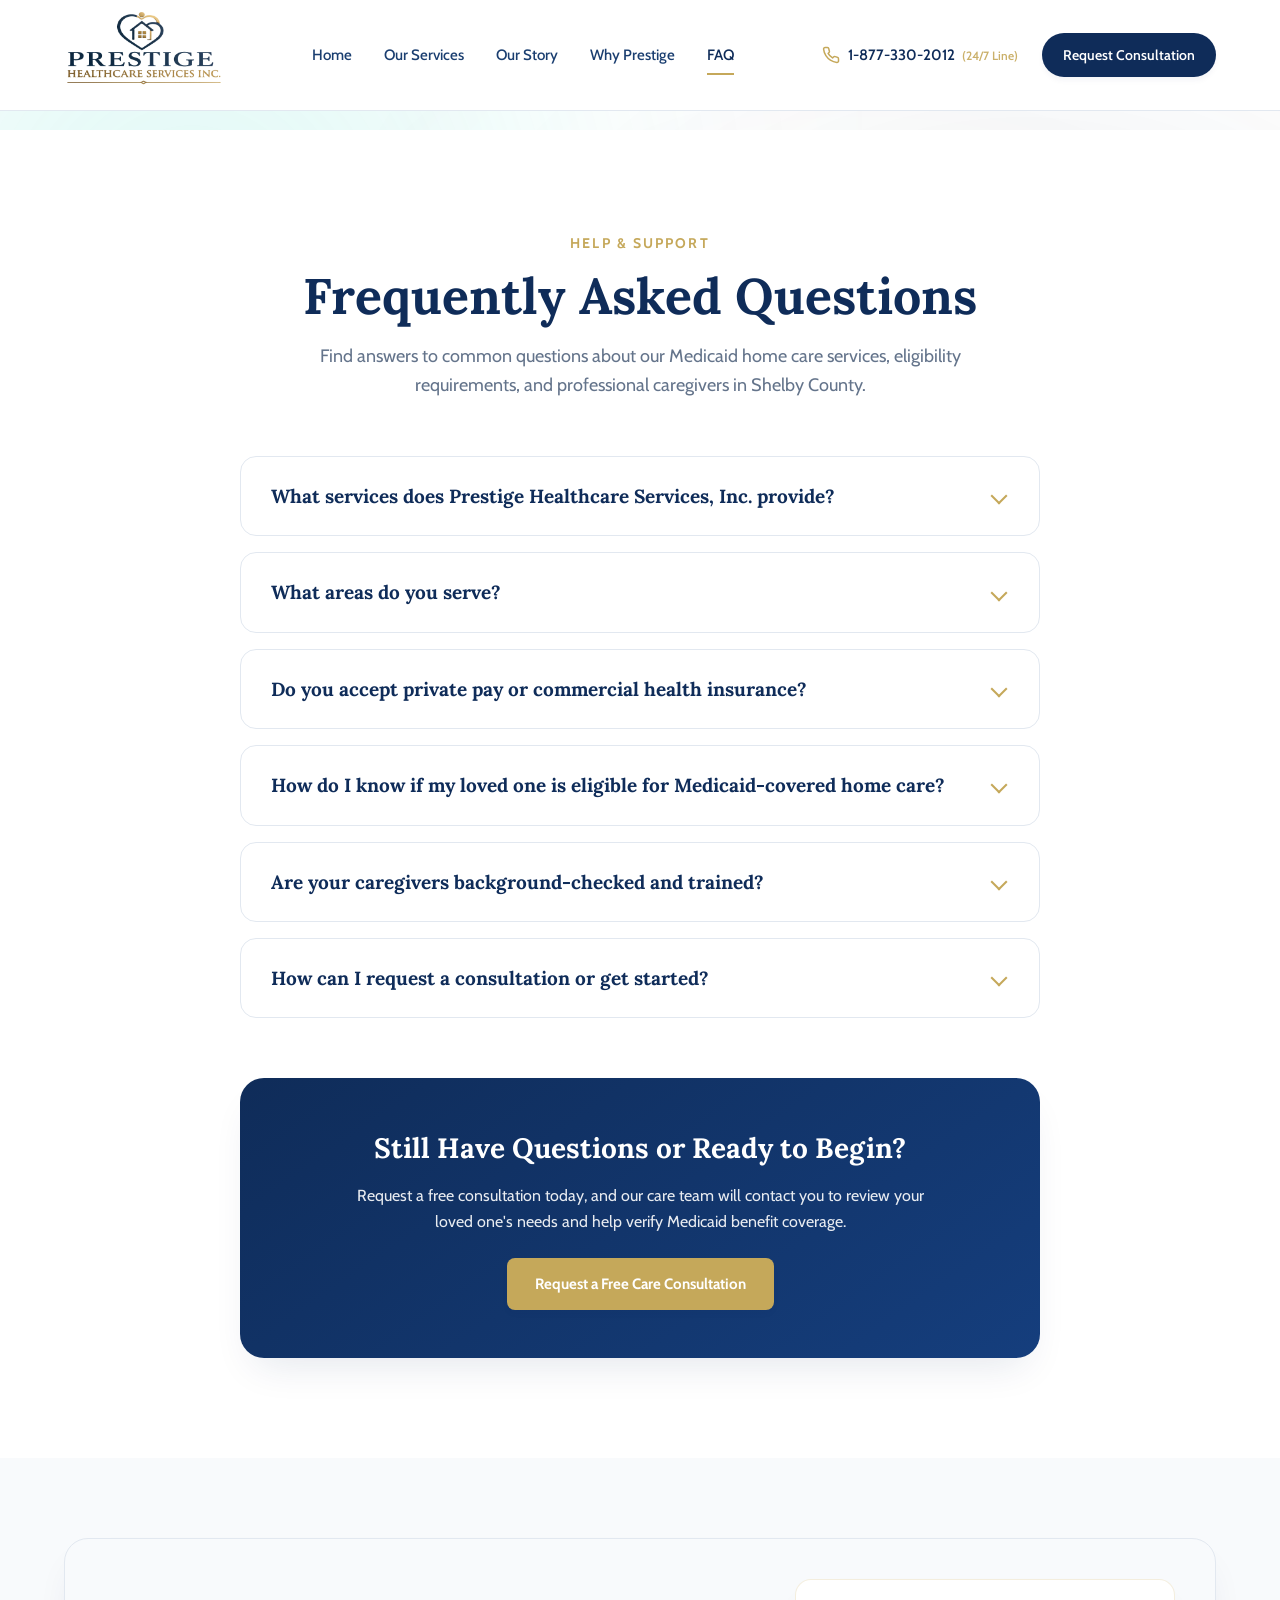
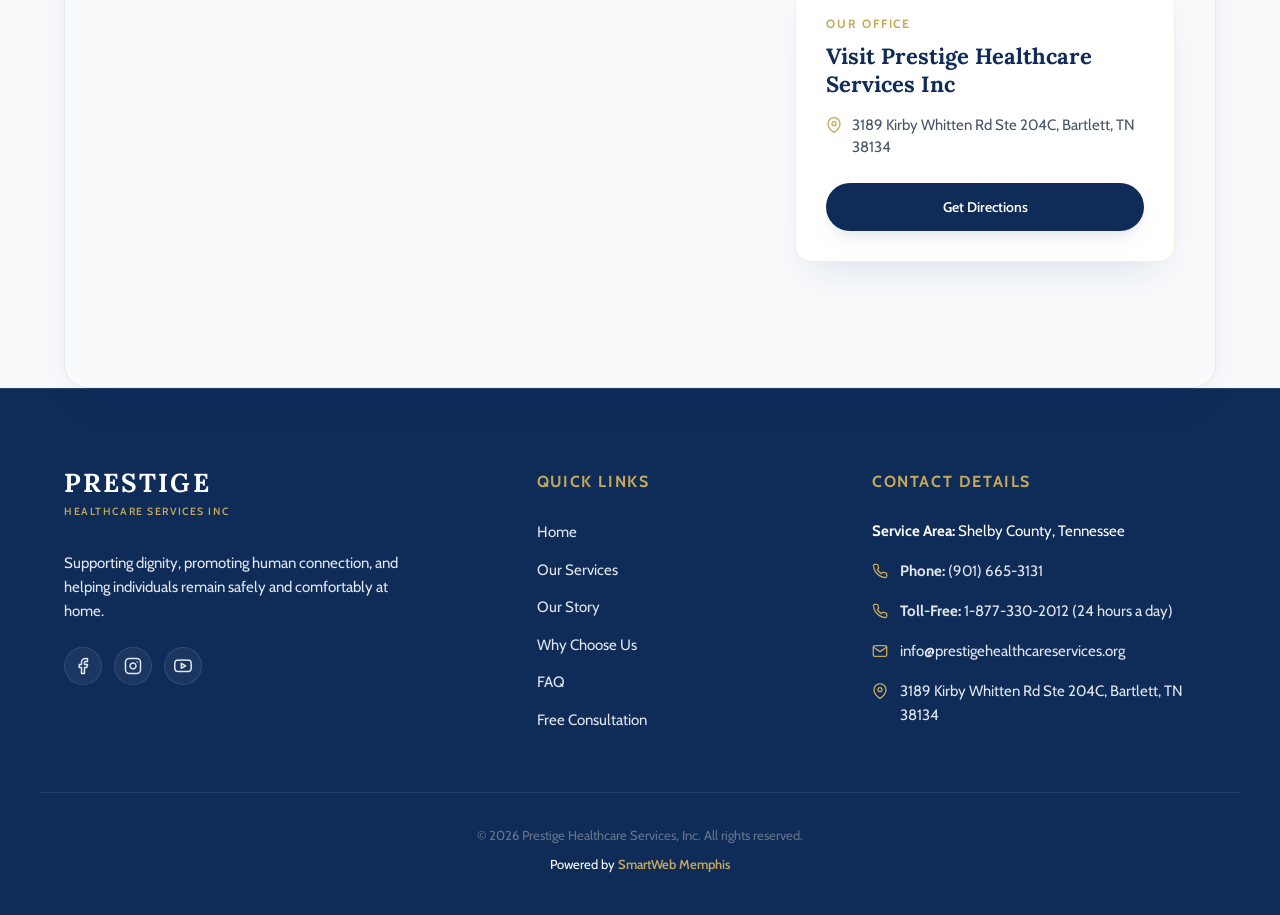
<file: faq.html>
<!DOCTYPE html>
<html lang="en">
<head>
    <meta charset="UTF-8">
    <meta name="viewport" content="width=device-width, initial-scale=1.0">
    <title>Frequently Asked Questions | Prestige Healthcare Services</title>
    <meta name="description" content="Find answers to common questions about non-medical home care services, Medicaid eligibility (TennCare CHOICES), and caregiver vetting at Prestige Healthcare Services in Shelby County, TN.">
    
    <!-- Open Graph Metadata -->
    <meta property="og:title" content="Frequently Asked Questions | Prestige Healthcare Services">
    <meta property="og:description" content="Have questions about Medicaid home care services, caregivers, or Shelby County coverage? Read our FAQs or call us 24/7.">
    <meta property="og:type" content="website">
    <meta property="og:image" content="caregiver_and_senior.png">

    <!-- Google Fonts -->
    <link rel="preconnect" href="https://fonts.googleapis.com">
    <link rel="preconnect" href="https://fonts.gstatic.com" crossorigin>
    <link href="https://fonts.googleapis.com/css2?family=Cabin:wght@400;500;600;700&family=Lora:ital,wght@0,400..700;1,400..700&display=swap" rel="stylesheet">
    
    <!-- Stylesheets -->
    <link rel="stylesheet" href="styles.css">
</head>
<body>
    <!-- Ambient Background Mesh Gradients -->
    <div class="mesh-gradient-container">
        <div class="mesh-orb orb-1"></div>
        <div class="mesh-orb orb-2"></div>
        <div class="mesh-orb orb-3"></div>
    </div>

    <!-- Navigation Header -->
    <header class="main-header" id="main-header">
        <div class="header-container">
            <a href="index.html#home" class="logo-link" id="logo-link">
                <img src="assets/logo.png" alt="Prestige Healthcare Services Logo" class="header-logo">
            </a>

            <!-- Mobile Navigation Menu Toggle -->
            <button class="menu-toggle" id="menu-toggle" aria-label="Toggle Navigation Menu">
                <span class="hamburger-bar"></span>
                <span class="hamburger-bar"></span>
                <span class="hamburger-bar"></span>
            </button>

            <!-- Navigation Links -->
            <nav class="nav-menu" id="nav-menu">
                <a href="index.html#home" class="nav-item">Home</a>
                <a href="index.html#services" class="nav-item">Our Services</a>
                <a href="index.html#story" class="nav-item">Our Story</a>
                <a href="index.html#why-us" class="nav-item">Why Prestige</a>
                <a href="faq.html" class="nav-item active">FAQ</a>
                <a href="tel:18773302012" class="header-phone-link mobile-only-phone">
                    <svg class="header-phone-icon" width="18" height="18" viewBox="0 0 24 24" fill="none" stroke="currentColor" stroke-width="2" stroke-linecap="round" stroke-linejoin="round">
                        <path d="M22 16.92v3a2 2 0 0 1-2.18 2 19.79 19.79 0 0 1-8.63-3.07 19.5 19.5 0 0 1-6-6 19.79 19.79 0 0 1-3.07-8.67A2 2 0 0 1 4.11 2h3a2 2 0 0 1 2 1.72 12.84 12.84 0 0 0 .7 2.81 2 2 0 0 1-.45 2.11L8.09 9.91a16 16 0 0 0 6 6l1.27-1.27a2 2 0 0 1 2.11-.45 12.84 12.84 0 0 0 2.81.7A2 2 0 0 1 22 16.92z"/>
                    </svg>
                    <span>1-877-330-2012 <span class="phone-label">(24/7 Line)</span></span>
                </a>
                <a href="index.html#consultation" class="nav-action-btn mobile-only-btn">Request Consultation</a>
            </nav>
 
            <div class="header-actions">
                <a href="tel:18773302012" class="header-phone-link">
                    <svg class="header-phone-icon" width="18" height="18" viewBox="0 0 24 24" fill="none" stroke="currentColor" stroke-width="2" stroke-linecap="round" stroke-linejoin="round">
                        <path d="M22 16.92v3a2 2 0 0 1-2.18 2 19.79 19.79 0 0 1-8.63-3.07 19.5 19.5 0 0 1-6-6 19.79 19.79 0 0 1-3.07-8.67A2 2 0 0 1 4.11 2h3a2 2 0 0 1 2 1.72 12.84 12.84 0 0 0 .7 2.81 2 2 0 0 1-.45 2.11L8.09 9.91a16 16 0 0 0 6 6l1.27-1.27a2 2 0 0 1 2.11-.45 12.84 12.84 0 0 0 2.81.7A2 2 0 0 1 22 16.92z"/>
                    </svg>
                    <span>1-877-330-2012 <span class="phone-label">(24/7 Line)</span></span>
                </a>
                <a href="index.html#consultation" class="nav-action-btn">Request Consultation</a>
            </div>
        </div>
    </header>

    <main style="padding-top: 130px;">
        <!-- FAQ Section -->
        <section class="faq-section" style="border-top: none;">
            <div class="section-container">
                <div class="section-header text-center">
                    <span class="section-tag">Help & Support</span>
                    <h1 class="section-title">Frequently Asked Questions</h1>
                    <p class="section-subtitle">
                        Find answers to common questions about our Medicaid home care services, eligibility requirements, and professional caregivers in Shelby County.
                    </p>
                </div>

                <div class="faq-accordion">
                    <details class="faq-item">
                        <summary>What services does Prestige Healthcare Services, Inc. provide?</summary>
                        <div class="faq-content">
                            <p>We provide non-medical home care services designed to help seniors and individuals with disabilities live safely and independently at home. Our core services include <strong>Personal Care</strong> (assistance with bathing, grooming, dressing, mobility, and medication reminders), <strong>Companion Services</strong> (companionship, light recreational activities, and running errands), and <strong>Homemaker Services</strong> (meal preparation, light housekeeping, laundry, and grocery shopping).</p>
                        </div>
                    </details>

                    <details class="faq-item">
                        <summary>What areas do you serve?</summary>
                        <div class="faq-content">
                            <p>We proudly serve families throughout <strong>Shelby County, Tennessee</strong>, including Memphis, Bartlett, Germantown, Collierville, and surrounding communities.</p>
                        </div>
                    </details>

                    <details class="faq-item">
                        <summary>Do you accept private pay or commercial health insurance?</summary>
                        <div class="faq-content">
                            <p>No, Prestige Healthcare Services is a <strong>Medicaid-only provider</strong>. We exclusively accept Medicaid payments (such as TennCare CHOICES or related waiver programs) and do not accept private pay, credit cards, or commercial insurance at this time. This ensures our resources are dedicated fully to serving the Medicaid community.</p>
                        </div>
                    </details>

                    <details class="faq-item">
                        <summary>How do I know if my loved one is eligible for Medicaid-covered home care?</summary>
                        <div class="faq-content">
                            <p>If your loved one is enrolled in a Tennessee Medicaid program (like TennCare CHOICES) and meets the clinical and financial criteria for home care, their services may be 100% covered. We can assist you with verifying benefit eligibility and explaining the enrollment process during your free consultation.</p>
                        </div>
                    </details>

                    <details class="faq-item">
                        <summary>Are your caregivers background-checked and trained?</summary>
                        <div class="faq-content">
                            <p>Yes, absolutely. To ensure high care standards and safety, all caregivers undergo rigorous, state-compliant background checks, reference screenings, and interviews before entering homes. We also provide structured caregiver onboarding and continuous professional development.</p>
                        </div>
                    </details>

                    <details class="faq-item">
                        <summary>How can I request a consultation or get started?</summary>
                        <div class="faq-content">
                            <p>Getting started is simple. You can fill out our interactive <a href="index.html#consultation">Free Care Consultation Form</a> on the home page, or call our toll-free line directly at <strong>1-877-330-2012</strong> (available 24 hours a day) or our local office at <strong>(901) 665-3131</strong>. A care coordinator will discuss your needs and help verify Medicaid coverage eligibility.</p>
                        </div>
                    </details>
                </div>

                <!-- Call to Action Banner -->
                <div class="faq-cta-card">
                    <h3>Still Have Questions or Ready to Begin?</h3>
                    <p>Request a free consultation today, and our care team will contact you to review your loved one's needs and help verify Medicaid benefit coverage.</p>
                    <a href="index.html#consultation" class="btn-primary">Request a Free Care Consultation</a>
                </div>
            </div>
        </section>

        <!-- Map Section -->
        <section class="map-section">
            <div class="map-container">
                <div class="map-wrapper">
                    <div class="map-info-card">
                        <span class="map-tag">Our Office</span>
                        <h3 class="map-title">Visit Prestige Healthcare Services Inc</h3>
                        <p class="map-address">
                            <svg width="16" height="16" viewBox="0 0 24 24" fill="none" stroke="currentColor" stroke-width="2" stroke-linecap="round" stroke-linejoin="round" class="map-icon"><path d="M21 10c0 7-9 13-9 13s-9-6-9-13a9 9 0 0 1 18 0z"/><circle cx="12" cy="10" r="3"/></svg>
                            <span>3189 Kirby Whitten Rd Ste 204C, Bartlett, TN 38134</span>
                        </p>
                        <div class="map-actions">
                            <a href="https://www.google.com/maps/dir/?api=1&destination=3189+Kirby+Whitten+Rd+Ste+204C+Bartlett+TN+38134" target="_blank" rel="noopener" class="btn btn-primary map-btn">
                                Get Directions
                            </a>
                        </div>
                    </div>
                    <div class="map-iframe-wrapper">
                        <iframe 
                            src="https://maps.google.com/maps?q=3189%20Kirby%20Whitten%20Rd%20Ste%20204C%2C%20Bartlett%2C%20TN%2038134&t=&z=16&ie=UTF8&iwloc=&output=embed" 
                            width="100%" 
                            height="100%" 
                            style="border:0;" 
                            allowfullscreen="" 
                            loading="lazy" 
                            referrerpolicy="no-referrer-when-downgrade">
                        </iframe>
                    </div>
                </div>
            </div>
        </section>
    </main>

    <!-- Footer -->
    <footer class="main-footer">
        <div class="footer-container">
            <div class="footer-brand-column">
                <a href="index.html#home" class="footer-brand-title">
                    <span class="brand-name">PRESTIGE</span>
                    <span class="brand-tagline">HEALTHCARE SERVICES INC</span>
                </a>
                <p class="footer-mission">
                    Supporting dignity, promoting human connection, and helping individuals remain safely and comfortably at home.
                </p>
                
                <!-- Social media placeholder links -->
                <div class="footer-social-links">
                    <a href="#" aria-label="Facebook" class="social-icon-link">
                        <svg width="18" height="18" viewBox="0 0 24 24" fill="none" stroke="currentColor" stroke-width="2" stroke-linecap="round" stroke-linejoin="round"><path d="M18 2h-3a5 5 0 0 0-5 5v3H7v4h3v8h4v-8h3l1-4h-4V7a1 1 0 0 1 1-1h3z"/></svg>
                    </a>
                    <a href="#" aria-label="Instagram" class="social-icon-link">
                        <svg width="18" height="18" viewBox="0 0 24 24" fill="none" stroke="currentColor" stroke-width="2" stroke-linecap="round" stroke-linejoin="round"><rect x="2" y="2" width="20" height="20" rx="5" ry="5"/><path d="M16 11.37A4 4 0 1 1 12.63 8 4 4 0 0 1 16 11.37z"/><line x1="17.5" y1="6.5" x2="17.51" y2="6.5"/></svg>
                    </a>
                    <a href="#" aria-label="YouTube" class="social-icon-link">
                        <svg width="18" height="18" viewBox="0 0 24 24" fill="none" stroke="currentColor" stroke-width="2" stroke-linecap="round" stroke-linejoin="round"><path d="M22.54 6.42a2.78 2.78 0 0 0-1.94-2C18.88 4 12 4 12 4s-6.88 0-8.6.46a2.78 2.78 0 0 0-1.94 2A29 29 0 0 0 1 11.75a29 29 0 0 0 .46 5.33A2.78 2.78 0 0 0 3.4 19c1.72.46 8.6.46 8.6.46s6.88 0 8.6-.46a2.78 2.78 0 0 0 1.94-2 29 29 0 0 0 .46-5.25 29 29 0 0 0-.46-5.33z"/><polygon points="9.75 15.02 15.5 11.75 9.75 8.48 9.75 15.02"/></svg>
                    </a>
                </div>
            </div>

            <div class="footer-links-column">
                <h4>Quick Links</h4>
                <ul>
                    <li><a href="index.html#home">Home</a></li>
                    <li><a href="index.html#services">Our Services</a></li>
                    <li><a href="index.html#story">Our Story</a></li>
                    <li><a href="index.html#why-us">Why Choose Us</a></li>
                    <li><a href="faq.html">FAQ</a></li>
                    <li><a href="index.html#consultation">Free Consultation</a></li>
                </ul>
            </div>

            <div class="footer-contact-column">
                <h4>Contact Details</h4>
                <p class="contact-area"><strong>Service Area:</strong> Shelby County, Tennessee</p>
                <p class="contact-info">
                    <svg width="16" height="16" viewBox="0 0 24 24" fill="none" stroke="currentColor" stroke-width="2" stroke-linecap="round" stroke-linejoin="round" class="footer-icon"><path d="M22 16.92v3a2 2 0 0 1-2.18 2 19.79 19.79 0 0 1-8.63-3.07 19.5 19.5 0 0 1-6-6 19.79 19.79 0 0 1-3.07-8.67A2 2 0 0 1 4.11 2h3a2 2 0 0 1 2 1.72 12.84 12.84 0 0 0 .7 2.81 2 2 0 0 1-.45 2.11L8.09 9.91a16 16 0 0 0 6 6l1.27-1.27a2 2 0 0 1 2.11-.45 12.84 12.84 0 0 0 2.81.7A2 2 0 0 1 22 16.92z"/></svg>
                    <span><strong>Phone:</strong> <a href="tel:9016653131" class="footer-phone-link">(901) 665-3131</a></span>
                </p>
                <p class="contact-info">
                    <svg width="16" height="16" viewBox="0 0 24 24" fill="none" stroke="currentColor" stroke-width="2" stroke-linecap="round" stroke-linejoin="round" class="footer-icon"><path d="M22 16.92v3a2 2 0 0 1-2.18 2 19.79 19.79 0 0 1-8.63-3.07 19.5 19.5 0 0 1-6-6 19.79 19.79 0 0 1-3.07-8.67A2 2 0 0 1 4.11 2h3a2 2 0 0 1 2 1.72 12.84 12.84 0 0 0 .7 2.81 2 2 0 0 1-.45 2.11L8.09 9.91a16 16 0 0 0 6 6l1.27-1.27a2 2 0 0 1 2.11-.45 12.84 12.84 0 0 0 2.81.7A2 2 0 0 1 22 16.92z"/></svg>
                    <span><strong>Toll-Free:</strong> <a href="tel:18773302012" class="footer-phone-link">1-877-330-2012</a> (24 hours a day)</span>
                </p>
                <p class="contact-info">
                    <svg width="16" height="16" viewBox="0 0 24 24" fill="none" stroke="currentColor" stroke-width="2" stroke-linecap="round" stroke-linejoin="round" class="footer-icon"><path d="M4 4h16c1.1 0 2 .9 2 2v12c0 1.1-.9 2-2 2H4c-1.1 0-2-.9-2-2V6c0-1.1.9-2 2-2z"/><polyline points="22,6 12,13 2,6"/></svg>
                    <span>info@prestigehealthcareservices.org</span>
                </p>
                <p class="contact-info">
                    <svg width="16" height="16" viewBox="0 0 24 24" fill="none" stroke="currentColor" stroke-width="2" stroke-linecap="round" stroke-linejoin="round" class="footer-icon"><path d="M21 10c0 7-9 13-9 13s-9-6-9-13a9 9 0 0 1 18 0z"/><circle cx="12" cy="10" r="3"/></svg>
                    <span>3189 Kirby Whitten Rd Ste 204C, Bartlett, TN 38134</span>
                </p>
            </div>
        </div>
        
        <!-- Footer Bottom (Centered Attribution) -->
        <div class="footer-bottom">
            <div class="footer-copyright">
                &copy; 2026 Prestige Healthcare Services, Inc. All rights reserved.
            </div>
            <div class="footer-powered-by">
                Powered by <a href="https://smartwebmemphis.com" target="_blank" rel="noopener" class="powered-by-link">SmartWeb Memphis</a>
            </div>
        </div>
    </footer>

    <!-- Scripts -->
    <script src="script.js" defer></script>
</body>
</html>
</file>
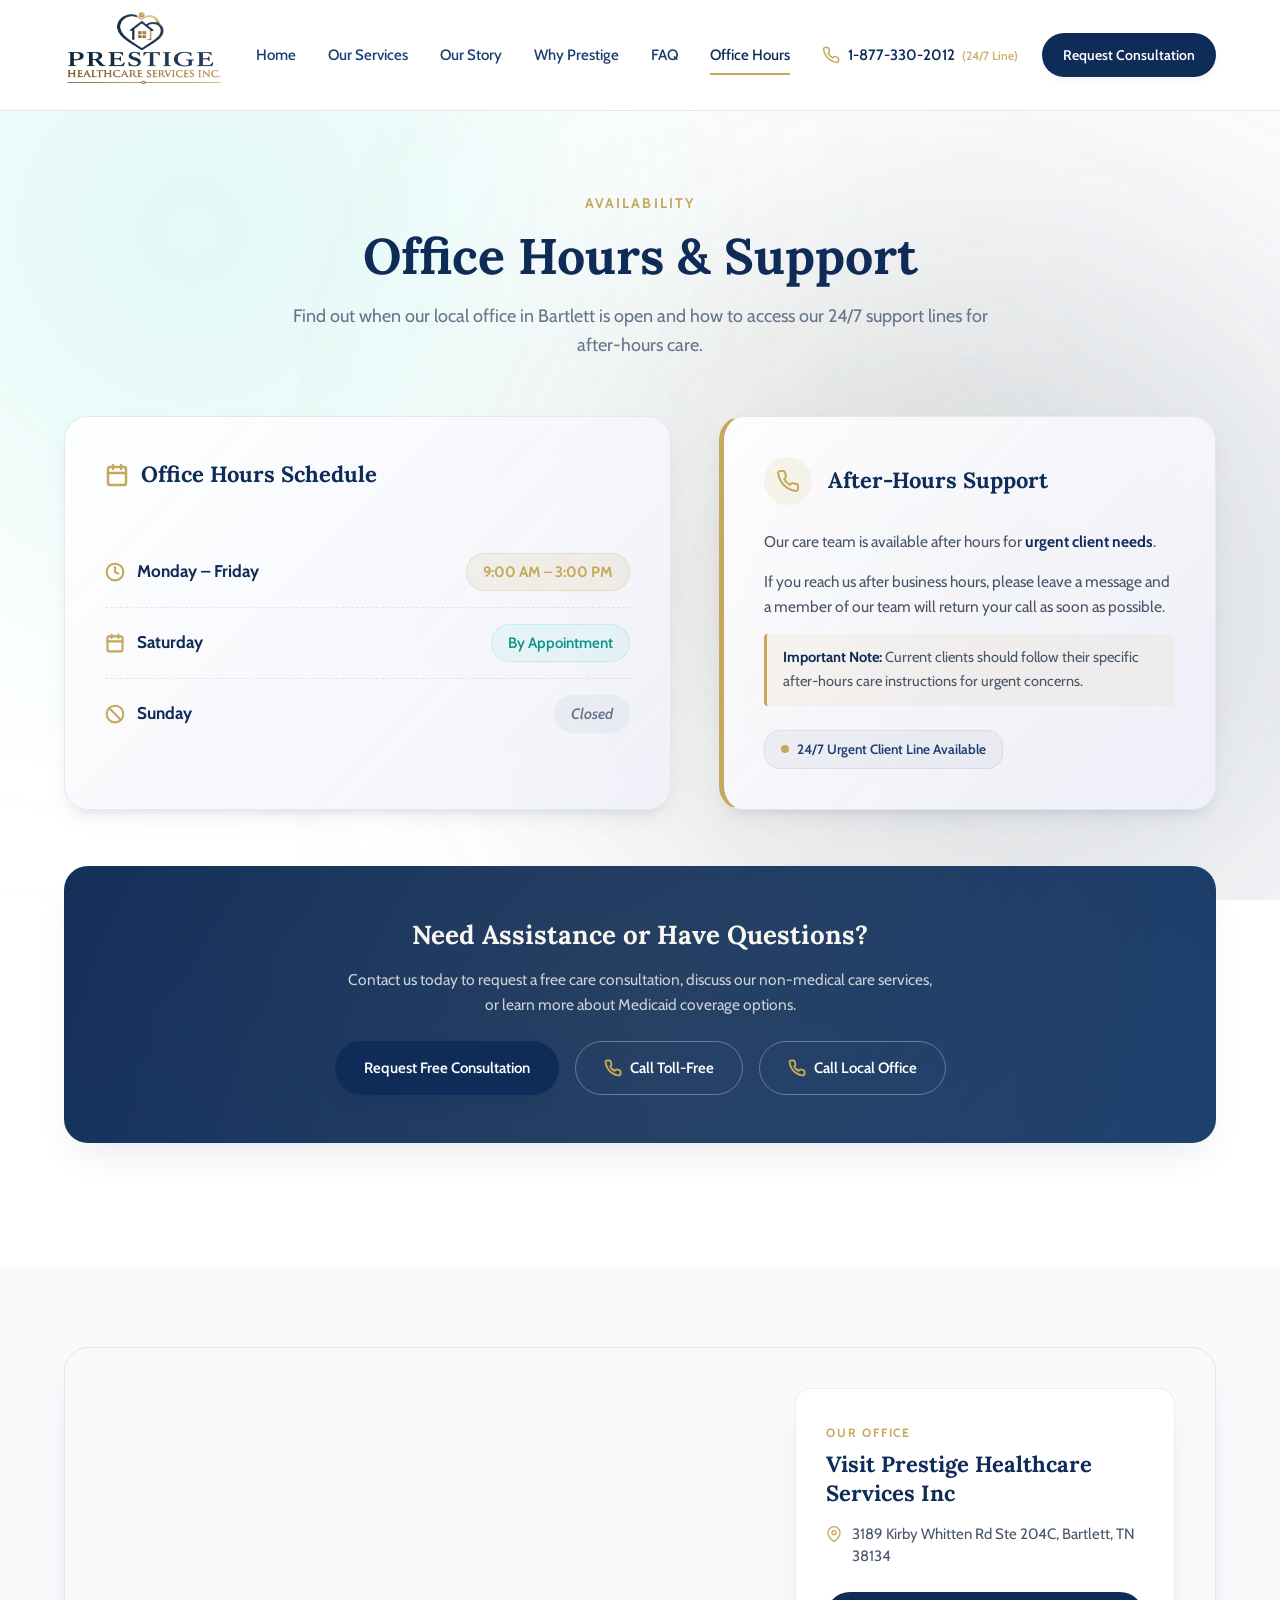
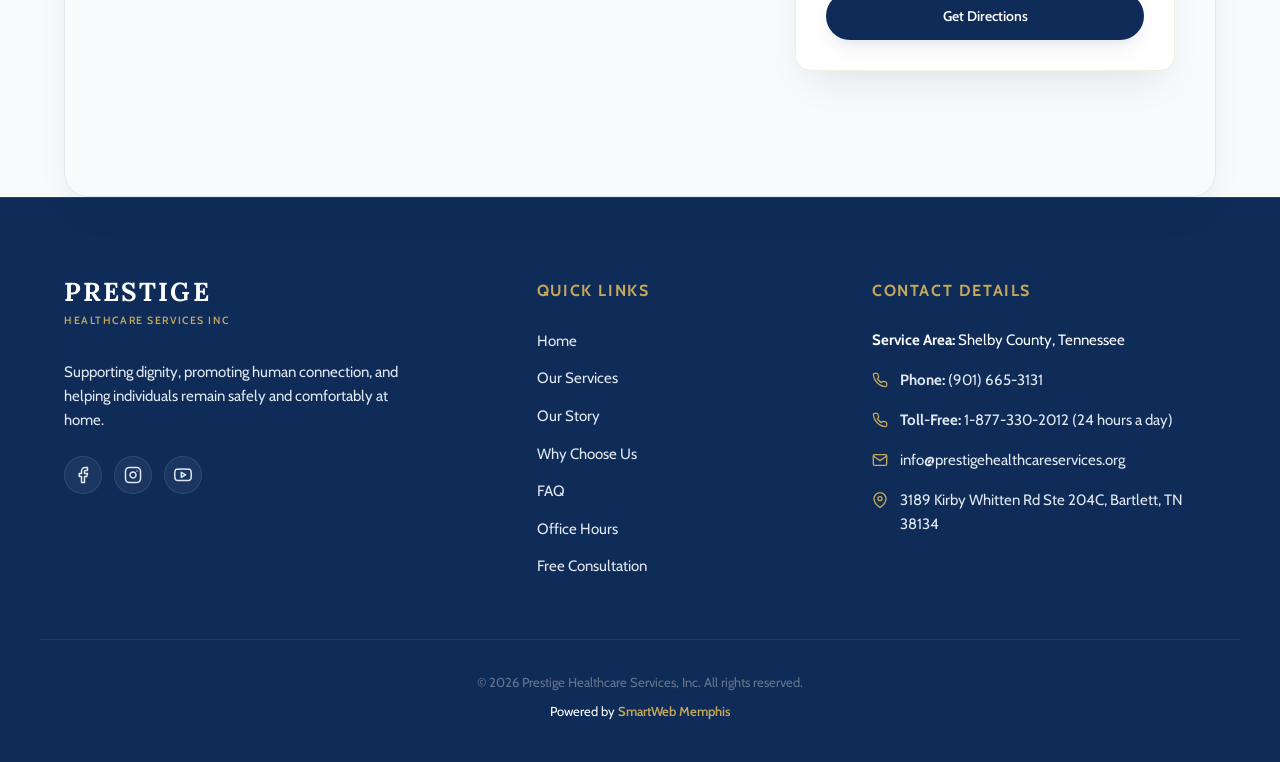
<file: hours.html>
<!DOCTYPE html>
<html lang="en">
<head>
    <meta charset="UTF-8">
    <meta name="viewport" content="width=device-width, initial-scale=1.0">
    <title>Office Hours & After-Hours Support | Prestige Healthcare Services</title>
    <meta name="description" content="View office hours and after-hours support details for Prestige Healthcare Services in Shelby County, TN. Monday to Friday 9 AM - 3 PM, Saturday by appointment.">
    
    <!-- Open Graph Metadata -->
    <meta property="og:title" content="Office Hours & After-Hours Support | Prestige Healthcare Services">
    <meta property="og:description" content="Find office hours and after-hours support details for Prestige Healthcare Services. Serving Shelby County, TN.">
    <meta property="og:type" content="website">
    <meta property="og:image" content="caregiver_and_senior.png">

    <!-- Google Fonts -->
    <link rel="preconnect" href="https://fonts.googleapis.com">
    <link rel="preconnect" href="https://fonts.gstatic.com" crossorigin>
    <link href="https://fonts.googleapis.com/css2?family=Cabin:wght@400;500;600;700&family=Lora:ital,wght@0,400..700;1,400..700&display=swap" rel="stylesheet">
    
    <!-- Stylesheets -->
    <link rel="stylesheet" href="styles.css">
</head>
<body>
    <!-- Ambient Background Mesh Gradients -->
    <div class="mesh-gradient-container">
        <div class="mesh-orb orb-1"></div>
        <div class="mesh-orb orb-2"></div>
        <div class="mesh-orb orb-3"></div>
    </div>

    <!-- Navigation Header -->
    <header class="main-header" id="main-header">
        <div class="header-container">
            <a href="index.html#home" class="logo-link" id="logo-link">
                <img src="assets/logo.png" alt="Prestige Healthcare Services Logo" class="header-logo">
            </a>

            <!-- Mobile Navigation Menu Toggle -->
            <button class="menu-toggle" id="menu-toggle" aria-label="Toggle Navigation Menu">
                <span class="hamburger-bar"></span>
                <span class="hamburger-bar"></span>
                <span class="hamburger-bar"></span>
            </button>

            <!-- Navigation Links -->
            <nav class="nav-menu" id="nav-menu">
                <a href="index.html#home" class="nav-item">Home</a>
                <a href="index.html#services" class="nav-item">Our Services</a>
                <a href="index.html#story" class="nav-item">Our Story</a>
                <a href="index.html#why-us" class="nav-item">Why Prestige</a>
                <a href="faq.html" class="nav-item">FAQ</a>
                <a href="hours.html" class="nav-item active">Office Hours</a>
                <a href="tel:18773302012" class="header-phone-link mobile-only-phone">
                    <svg class="header-phone-icon" width="18" height="18" viewBox="0 0 24 24" fill="none" stroke="currentColor" stroke-width="2" stroke-linecap="round" stroke-linejoin="round">
                        <path d="M22 16.92v3a2 2 0 0 1-2.18 2 19.79 19.79 0 0 1-8.63-3.07 19.5 19.5 0 0 1-6-6 19.79 19.79 0 0 1-3.07-8.67A2 2 0 0 1 4.11 2h3a2 2 0 0 1 2 1.72 12.84 12.84 0 0 0 .7 2.81 2 2 0 0 1-.45 2.11L8.09 9.91a16 16 0 0 0 6 6l1.27-1.27a2 2 0 0 1 2.11-.45 12.84 12.84 0 0 0 2.81.7A2 2 0 0 1 22 16.92z"/>
                    </svg>
                    <span>1-877-330-2012 <span class="phone-label">(24/7 Line)</span></span>
                </a>
                <a href="index.html#consultation" class="nav-action-btn mobile-only-btn">Request Consultation</a>
            </nav>
 
            <div class="header-actions">
                <a href="tel:18773302012" class="header-phone-link">
                    <svg class="header-phone-icon" width="18" height="18" viewBox="0 0 24 24" fill="none" stroke="currentColor" stroke-width="2" stroke-linecap="round" stroke-linejoin="round">
                        <path d="M22 16.92v3a2 2 0 0 1-2.18 2 19.79 19.79 0 0 1-8.63-3.07 19.5 19.5 0 0 1-6-6 19.79 19.79 0 0 1-3.07-8.67A2 2 0 0 1 4.11 2h3a2 2 0 0 1 2 1.72 12.84 12.84 0 0 0 .7 2.81 2 2 0 0 1-.45 2.11L8.09 9.91a16 16 0 0 0 6 6l1.27-1.27a2 2 0 0 1 2.11-.45 12.84 12.84 0 0 0 2.81.7A2 2 0 0 1 22 16.92z"/>
                    </svg>
                    <span>1-877-330-2012 <span class="phone-label">(24/7 Line)</span></span>
                </a>
                <a href="index.html#consultation" class="nav-action-btn">Request Consultation</a>
            </div>
        </div>
    </header>

    <main style="padding-top: 130px;">
        <!-- Office Hours Section -->
        <section class="hours-section">
            <div class="section-container">
                <div class="section-header text-center">
                    <span class="section-tag">Availability</span>
                    <h1 class="section-title">Office Hours & Support</h1>
                    <p class="section-subtitle">
                        Find out when our local office in Bartlett is open and how to access our 24/7 support lines for after-hours care.
                    </p>
                </div>

                <div class="hours-grid">
                    <!-- Office Hours Card -->
                    <div class="hours-card">
                        <h2 class="support-title" style="margin-bottom: 24px; display: flex; align-items: center; gap: 12px;">
                            <svg width="24" height="24" viewBox="0 0 24 24" fill="none" stroke="currentColor" stroke-width="2.5" stroke-linecap="round" stroke-linejoin="round" style="color: var(--accent);"><rect x="3" y="4" width="18" height="18" rx="2" ry="2"/><line x1="16" y1="2" x2="16" y2="6"/><line x1="8" y1="2" x2="8" y2="6"/><line x1="3" y1="10" x2="21" y2="10"/></svg>
                            Office Hours Schedule
                        </h2>
                        
                        <div class="hours-list">
                            <!-- Mon-Fri Row -->
                            <div class="hours-row active">
                                <div class="hours-day">
                                    <svg class="hours-day-icon" width="20" height="20" viewBox="0 0 24 24" fill="none" stroke="currentColor" stroke-width="2.5" stroke-linecap="round" stroke-linejoin="round"><circle cx="12" cy="12" r="10"/><polyline points="12 6 12 12 16 14"/></svg>
                                    <span>Monday – Friday</span>
                                </div>
                                <div class="hours-time">9:00 AM – 3:00 PM</div>
                            </div>
                            
                            <!-- Saturday Row -->
                            <div class="hours-row by-appointment">
                                <div class="hours-day">
                                    <svg class="hours-day-icon" width="20" height="20" viewBox="0 0 24 24" fill="none" stroke="currentColor" stroke-width="2.5" stroke-linecap="round" stroke-linejoin="round"><rect x="3" y="4" width="18" height="18" rx="2" ry="2"/><line x1="16" y1="2" x2="16" y2="6"/><line x1="8" y1="2" x2="8" y2="6"/><line x1="3" y1="10" x2="21" y2="10"/></svg>
                                    <span>Saturday</span>
                                </div>
                                <div class="hours-time">By Appointment</div>
                            </div>
                            
                            <!-- Sunday Row -->
                            <div class="hours-row closed">
                                <div class="hours-day">
                                    <svg class="hours-day-icon" width="20" height="20" viewBox="0 0 24 24" fill="none" stroke="currentColor" stroke-width="2.5" stroke-linecap="round" stroke-linejoin="round"><circle cx="12" cy="12" r="10"/><line x1="4.93" y1="4.93" x2="19.07" y2="19.07"/></svg>
                                    <span>Sunday</span>
                                </div>
                                <div class="hours-time">Closed</div>
                            </div>
                        </div>
                    </div>

                    <!-- After-Hours Support Card -->
                    <div class="support-card">
                        <div class="support-header">
                            <div class="support-icon-wrapper">
                                <svg width="24" height="24" viewBox="0 0 24 24" fill="none" stroke="currentColor" stroke-width="2" stroke-linecap="round" stroke-linejoin="round"><path d="M22 16.92v3a2 2 0 0 1-2.18 2 19.79 19.79 0 0 1-8.63-3.07 19.5 19.5 0 0 1-6-6 19.79 19.79 0 0 1-3.07-8.67A2 2 0 0 1 4.11 2h3a2 2 0 0 1 2 1.72 12.84 12.84 0 0 0 .7 2.81 2 2 0 0 1-.45 2.11L8.09 9.91a16 16 0 0 0 6 6l1.27-1.27a2 2 0 0 1 2.11-.45 12.84 12.84 0 0 0 2.81.7A2 2 0 0 1 22 16.92z"/></svg>
                            </div>
                            <h2 class="support-title">After-Hours Support</h2>
                        </div>
                        
                        <div class="support-content">
                            <p>
                                Our care team is available after hours for <strong>urgent client needs</strong>.
                            </p>
                            <p>
                                If you reach us after business hours, please leave a message and a member of our team will return your call as soon as possible.
                            </p>
                            <p style="background-color: rgba(197, 168, 90, 0.08); border-left: 3px solid var(--accent); padding: 12px 16px; border-radius: 4px; font-size: 14.5px;">
                                <strong>Important Note:</strong> Current clients should follow their specific after-hours care instructions for urgent concerns.
                            </p>
                        </div>
                        
                        <div class="support-badge-container">
                            <div class="support-badge">
                                <span class="support-badge-dot"></span>
                                <span>24/7 Urgent Client Line Available</span>
                            </div>
                        </div>
                    </div>
                </div>

                <!-- Call to Action Banner -->
                <div class="hours-cta-card">
                    <h3>Need Assistance or Have Questions?</h3>
                    <p>Contact us today to request a free care consultation, discuss our non-medical care services, or learn more about Medicaid coverage options.</p>
                    <div class="hours-cta-actions">
                        <a href="index.html#consultation" class="btn btn-primary">Request Free Consultation</a>
                        <a href="tel:18773302012" class="btn btn-secondary" style="display: inline-flex; align-items: center; gap: 8px;">
                            <svg width="18" height="18" viewBox="0 0 24 24" fill="none" stroke="currentColor" stroke-width="2.5" stroke-linecap="round" stroke-linejoin="round" style="color: var(--accent);"><path d="M22 16.92v3a2 2 0 0 1-2.18 2 19.79 19.79 0 0 1-8.63-3.07 19.5 19.5 0 0 1-6-6 19.79 19.79 0 0 1-3.07-8.67A2 2 0 0 1 4.11 2h3a2 2 0 0 1 2 1.72 12.84 12.84 0 0 0 .7 2.81 2 2 0 0 1-.45 2.11L8.09 9.91a16 16 0 0 0 6 6l1.27-1.27a2 2 0 0 1 2.11-.45 12.84 12.84 0 0 0 2.81.7A2 2 0 0 1 22 16.92z"/></svg>
                            Call Toll-Free
                        </a>
                        <a href="tel:9016653131" class="btn btn-secondary" style="display: inline-flex; align-items: center; gap: 8px;">
                            <svg width="18" height="18" viewBox="0 0 24 24" fill="none" stroke="currentColor" stroke-width="2.5" stroke-linecap="round" stroke-linejoin="round" style="color: var(--accent);"><path d="M22 16.92v3a2 2 0 0 1-2.18 2 19.79 19.79 0 0 1-8.63-3.07 19.5 19.5 0 0 1-6-6 19.79 19.79 0 0 1-3.07-8.67A2 2 0 0 1 4.11 2h3a2 2 0 0 1 2 1.72 12.84 12.84 0 0 0 .7 2.81 2 2 0 0 1-.45 2.11L8.09 9.91a16 16 0 0 0 6 6l1.27-1.27a2 2 0 0 1 2.11-.45 12.84 12.84 0 0 0 2.81.7A2 2 0 0 1 22 16.92z"/></svg>
                            Call Local Office
                        </a>
                    </div>
                </div>
            </div>
        </section>

        <!-- Map Section -->
        <section class="map-section">
            <div class="map-container">
                <div class="map-wrapper">
                    <div class="map-info-card">
                        <span class="map-tag">Our Office</span>
                        <h3 class="map-title">Visit Prestige Healthcare Services Inc</h3>
                        <p class="map-address">
                            <svg width="16" height="16" viewBox="0 0 24 24" fill="none" stroke="currentColor" stroke-width="2" stroke-linecap="round" stroke-linejoin="round" class="map-icon"><path d="M21 10c0 7-9 13-9 13s-9-6-9-13a9 9 0 0 1 18 0z"/><circle cx="12" cy="10" r="3"/></svg>
                            <span>3189 Kirby Whitten Rd Ste 204C, Bartlett, TN 38134</span>
                        </p>
                        <div class="map-actions">
                            <a href="https://www.google.com/maps/dir/?api=1&destination=3189+Kirby+Whitten+Rd+Ste+204C+Bartlett+TN+38134" target="_blank" rel="noopener" class="btn btn-primary map-btn">
                                Get Directions
                            </a>
                        </div>
                    </div>
                    <div class="map-iframe-wrapper">
                        <iframe 
                            src="https://maps.google.com/maps?q=3189%20Kirby%20Whitten%20Rd%20Ste%20204C%2C%20Bartlett%2C%20TN%2038134&t=&z=16&ie=UTF8&iwloc=&output=embed" 
                            width="100%" 
                            height="100%" 
                            style="border:0;" 
                            allowfullscreen="" 
                            loading="lazy" 
                            referrerpolicy="no-referrer-when-downgrade">
                        </iframe>
                    </div>
                </div>
            </div>
        </section>
    </main>

    <!-- Footer -->
    <footer class="main-footer">
        <div class="footer-container">
            <div class="footer-brand-column">
                <a href="index.html#home" class="footer-brand-title">
                    <span class="brand-name">PRESTIGE</span>
                    <span class="brand-tagline">HEALTHCARE SERVICES INC</span>
                </a>
                <p class="footer-mission">
                    Supporting dignity, promoting human connection, and helping individuals remain safely and comfortably at home.
                </p>
                
                <!-- Social media placeholder links -->
                <div class="footer-social-links">
                    <a href="#" aria-label="Facebook" class="social-icon-link">
                        <svg width="18" height="18" viewBox="0 0 24 24" fill="none" stroke="currentColor" stroke-width="2" stroke-linecap="round" stroke-linejoin="round"><path d="M18 2h-3a5 5 0 0 0-5 5v3H7v4h3v8h4v-8h3l1-4h-4V7a1 1 0 0 1 1-1h3z"/></svg>
                    </a>
                    <a href="#" aria-label="Instagram" class="social-icon-link">
                        <svg width="18" height="18" viewBox="0 0 24 24" fill="none" stroke="currentColor" stroke-width="2" stroke-linecap="round" stroke-linejoin="round"><rect x="2" y="2" width="20" height="20" rx="5" ry="5"/><path d="M16 11.37A4 4 0 1 1 12.63 8 4 4 0 0 1 16 11.37z"/><line x1="17.5" y1="6.5" x2="17.51" y2="6.5"/></svg>
                    </a>
                    <a href="#" aria-label="YouTube" class="social-icon-link">
                        <svg width="18" height="18" viewBox="0 0 24 24" fill="none" stroke="currentColor" stroke-width="2" stroke-linecap="round" stroke-linejoin="round"><path d="M22.54 6.42a2.78 2.78 0 0 0-1.94-2C18.88 4 12 4 12 4s-6.88 0-8.6.46a2.78 2.78 0 0 0-1.94 2A29 29 0 0 0 1 11.75a29 29 0 0 0 .46 5.33A2.78 2.78 0 0 0 3.4 19c1.72.46 8.6.46 8.6.46s6.88 0 8.6-.46a2.78 2.78 0 0 0 1.94-2 29 29 0 0 0 .46-5.25 29 29 0 0 0-.46-5.33z"/><polygon points="9.75 15.02 15.5 11.75 9.75 8.48 9.75 15.02"/></svg>
                    </a>
                </div>
            </div>

            <div class="footer-links-column">
                <h4>Quick Links</h4>
                <ul>
                    <li><a href="index.html#home">Home</a></li>
                    <li><a href="index.html#services">Our Services</a></li>
                    <li><a href="index.html#story">Our Story</a></li>
                    <li><a href="index.html#why-us">Why Choose Us</a></li>
                    <li><a href="faq.html">FAQ</a></li>
                    <li><a href="hours.html">Office Hours</a></li>
                    <li><a href="index.html#consultation">Free Consultation</a></li>
                </ul>
            </div>

            <div class="footer-contact-column">
                <h4>Contact Details</h4>
                <p class="contact-area"><strong>Service Area:</strong> Shelby County, Tennessee</p>
                <p class="contact-info">
                    <svg width="16" height="16" viewBox="0 0 24 24" fill="none" stroke="currentColor" stroke-width="2" stroke-linecap="round" stroke-linejoin="round" class="footer-icon"><path d="M22 16.92v3a2 2 0 0 1-2.18 2 19.79 19.79 0 0 1-8.63-3.07 19.5 19.5 0 0 1-6-6 19.79 19.79 0 0 1-3.07-8.67A2 2 0 0 1 4.11 2h3a2 2 0 0 1 2 1.72 12.84 12.84 0 0 0 .7 2.81 2 2 0 0 1-.45 2.11L8.09 9.91a16 16 0 0 0 6 6l1.27-1.27a2 2 0 0 1 2.11-.45 12.84 12.84 0 0 0 2.81.7A2 2 0 0 1 22 16.92z"/></svg>
                    <span><strong>Phone:</strong> <a href="tel:9016653131" class="footer-phone-link">(901) 665-3131</a></span>
                </p>
                <p class="contact-info">
                    <svg width="16" height="16" viewBox="0 0 24 24" fill="none" stroke="currentColor" stroke-width="2" stroke-linecap="round" stroke-linejoin="round" class="footer-icon"><path d="M22 16.92v3a2 2 0 0 1-2.18 2 19.79 19.79 0 0 1-8.63-3.07 19.5 19.5 0 0 1-6-6 19.79 19.79 0 0 1-3.07-8.67A2 2 0 0 1 4.11 2h3a2 2 0 0 1 2 1.72 12.84 12.84 0 0 0 .7 2.81 2 2 0 0 1-.45 2.11L8.09 9.91a16 16 0 0 0 6 6l1.27-1.27a2 2 0 0 1 2.11-.45 12.84 12.84 0 0 0 2.81.7A2 2 0 0 1 22 16.92z"/></svg>
                    <span><strong>Toll-Free:</strong> <a href="tel:18773302012" class="footer-phone-link">1-877-330-2012</a> (24 hours a day)</span>
                </p>
                <p class="contact-info">
                    <svg width="16" height="16" viewBox="0 0 24 24" fill="none" stroke="currentColor" stroke-width="2" stroke-linecap="round" stroke-linejoin="round" class="footer-icon"><path d="M4 4h16c1.1 0 2 .9 2 2v12c0 1.1-.9 2-2 2H4c-1.1 0-2-.9-2-2V6c0-1.1.9-2 2-2z"/><polyline points="22,6 12,13 2,6"/></svg>
                    <span>info@prestigehealthcareservices.org</span>
                </p>
                <p class="contact-info">
                    <svg width="16" height="16" viewBox="0 0 24 24" fill="none" stroke="currentColor" stroke-width="2" stroke-linecap="round" stroke-linejoin="round" class="footer-icon"><path d="M21 10c0 7-9 13-9 13s-9-6-9-13a9 9 0 0 1 18 0z"/><circle cx="12" cy="10" r="3"/></svg>
                    <span>3189 Kirby Whitten Rd Ste 204C, Bartlett, TN 38134</span>
                </p>
            </div>
        </div>
        
        <!-- Footer Bottom (Centered Attribution) -->
        <div class="footer-bottom">
            <div class="footer-copyright">
                &copy; 2026 Prestige Healthcare Services, Inc. All rights reserved.
            </div>
            <div class="footer-powered-by">
                Powered by <a href="https://smartwebmemphis.com" target="_blank" rel="noopener" class="powered-by-link">SmartWeb Memphis</a>
            </div>
        </div>
    </footer>

    <!-- Scripts -->
    <script src="script.js" defer></script>
</body>
</html>
</file>
<file: styles.css>
/* ==========================================================================
   DESIGN VARIABLES & SYSTEM
   ========================================================================== */
:root {
    /* Color Palette */
    --primary: #0F2C59;          /* Trust Deep Navy */
    --primary-light: #1A3E70;    /* Muted Slate Navy */
    --secondary: #94A3B8;        /* Medium Silver */
    --secondary-light: #E2E8F0;  /* Light Border Silver */
    --accent: #C5A85A;           /* Prestige Gold */
    --accent-teal: #C5A85A;      /* Prestige Gold (replaces teal as main accent) */
    --accent-glow: rgba(197, 168, 90, 0.15);
    --subtle-teal: #2DD4BF;      /* Keep a little teal for minor accents */
    
    /* Backgrounds */
    --bg-white: #FFFFFF;
    --bg-light: #F8FAFC;         /* Soft Off-White */
    --bg-card: rgba(255, 255, 255, 0.85);
    --bg-glow-card: linear-gradient(135deg, rgba(255, 255, 255, 0.9) 0%, rgba(240, 240, 250, 0.85) 100%);
    
    /* Typography */
    --font-headings: 'Lora', Georgia, serif;
    --font-ui: 'Cabin', -apple-system, BlinkMacSystemFont, sans-serif;
    --font-body: 'Cabin', -apple-system, BlinkMacSystemFont, sans-serif;
    
    /* Shadows & Borders */
    --border-radius-sm: 8px;
    --border-radius-md: 16px;
    --border-radius-lg: 24px;
    --border-radius-round: 9999px;
    --shadow-sm: 0 4px 6px -1px rgba(15, 44, 89, 0.05);
    --shadow-md: 0 10px 25px -5px rgba(15, 44, 89, 0.08), 0 8px 10px -6px rgba(15, 44, 89, 0.08);
    --shadow-lg: 0 20px 40px -15px rgba(15, 44, 89, 0.12);
    
    /* Layout */
    --max-width: 1200px;
    --header-height: 80px;
    
    /* Transitions */
    --transition-fast: 0.2s cubic-bezier(0.4, 0, 0.2, 1);
    --transition-smooth: 0.4s cubic-bezier(0.4, 0, 0.2, 1);
}

/* ==========================================================================
   BASE STYLES & RESET
   ========================================================================== */
* {
    box-sizing: border-box;
    margin: 0;
    padding: 0;
}

html {
    scroll-behavior: smooth;
    font-size: 16px;
}

body {
    font-family: var(--font-body);
    background-color: var(--bg-white);
    color: var(--primary);
    overflow-x: hidden;
    line-height: 1.6;
    position: relative;
}

h1, h2, h3, h4, h5, h6 {
    font-family: var(--font-headings);
    color: var(--primary);
    font-weight: 700;
}

p {
    font-family: var(--font-body);
    color: #475569; /* Slate Gray for soft reading contract */
}

a {
    text-decoration: none;
    color: inherit;
    transition: var(--transition-fast);
}

/* Scroll offset for targeted sections to clear the fixed header */
#services,
#story,
#promise,
#why-us,
#consultation {
    scroll-margin-top: 120px;
}

/* Ensure subsequent sections stack on top of sticky elements */
.story-section,
.promise-section,
.why-us-section,
.testimonials-section,
.consultation-section {
    position: relative;
    z-index: 10;
}
.why-us-section {
    background-color: var(--bg-white);
}

/* ==========================================================================
   AMBIENT BACKGROUND MESH
   ========================================================================== */
.mesh-gradient-container {
    position: fixed;
    top: 0;
    left: 0;
    width: 100%;
    height: 100vh;
    z-index: -2;
    overflow: hidden;
    pointer-events: none;
}

.mesh-orb {
    position: absolute;
    border-radius: var(--border-radius-round);
    filter: blur(140px);
    opacity: 0.15;
    mix-blend-mode: multiply;
    animation: floatOrb 20s infinite ease-in-out alternate;
}

.orb-1 {
    top: -10%;
    left: -10%;
    width: 50vw;
    height: 50vw;
    background-color: var(--subtle-teal); /* Subtle ambient teal accent */
    animation-duration: 25s;
}

.orb-2 {
    bottom: -10%;
    right: -10%;
    width: 60vw;
    height: 60vw;
    background-color: var(--primary); /* Deep Navy backdrop */
    animation-duration: 30s;
}

.orb-3 {
    top: 40%;
    left: 50%;
    width: 35vw;
    height: 35vw;
    background-color: var(--accent); /* Soft Gold backdrop */
    animation-duration: 18s;
}

@keyframes floatOrb {
    0% {
        transform: translate(0, 0) scale(1);
    }
    100% {
        transform: translate(50px, 30px) scale(1.1);
    }
}

/* ==========================================================================
   HEADER & NAVIGATION
   ========================================================================== */
.main-header {
    position: fixed !important;
    top: 0;
    left: 0;
    width: 100%;
    min-height: 100px;
    background-color: #ffffff;
    border-bottom: 1px solid var(--secondary-light);
    z-index: 99999 !important;
    transition: height var(--transition-fast), background-color var(--transition-fast), border-color var(--transition-fast), box-shadow var(--transition-fast);
}

.main-header.scrolled {
    min-height: 90px;
    box-shadow: 0 10px 30px -10px rgba(15, 44, 89, 0.08);
    background-color: rgba(255, 255, 255, 0.75) !important; /* Premium glassy backdrop */
    backdrop-filter: blur(20px) !important;
    -webkit-backdrop-filter: blur(20px) !important;
    border-bottom: 1px solid rgba(255, 255, 255, 0.4);
    z-index: 99999 !important;
}

.header-container {
    max-width: var(--max-width);
    height: 100%;
    margin: 0 auto;
    padding: 0 24px;
    display: flex;
    justify-content: space-between;
    align-items: center;
}

.logo-link {
    display: flex;
    align-items: center;
    gap: 12px;
}

.header-logo {
    height: 160px;
    margin: -10px 0 -40px 0; /* Aggressive negative margin to eliminate whitespace from the image asset itself */
    width: auto;
    display: block;
    mix-blend-mode: multiply; /* Make white logo background transparent */
    transition: var(--transition-fast);
}



.logo-emblem {
    width: 38px;
    height: 38px;
    flex-shrink: 0;
}

.logo-text {
    display: flex;
    flex-direction: column;
}

.brand-name {
    font-family: var(--font-ui);
    font-size: 20px;
    font-weight: 700;
    letter-spacing: 0.1em;
    color: var(--primary);
    line-height: 1;
}

.brand-tagline {
    font-family: var(--font-ui);
    font-size: 8px;
    font-weight: 600;
    letter-spacing: 0.15em;
    color: var(--secondary);
    margin-top: 4px;
}

.logo-text.light .brand-name {
    color: var(--bg-white);
}
.logo-text.light .brand-tagline {
    color: var(--secondary-light);
}

/* Nav Menu */
.nav-menu {
    display: flex;
    align-items: center;
    gap: 32px;
}

.nav-item {
    font-family: var(--font-ui);
    font-size: 15px;
    font-weight: 500;
    color: var(--primary-light);
    position: relative;
    padding: 8px 0;
}

.nav-item::after {
    content: '';
    position: absolute;
    bottom: 0;
    left: 0;
    width: 0;
    height: 2px;
    background-color: var(--accent-teal);
    transition: var(--transition-fast);
}

.nav-item:hover, .nav-item.active {
    color: var(--primary);
}

.nav-item:hover::after, .nav-item.active::after {
    width: 100%;
}

.mobile-only-btn {
    display: none;
}

/* Header Action Buttons */
.nav-action-btn {
    font-family: var(--font-ui);
    font-size: 14px;
    font-weight: 600;
    background-color: var(--primary);
    color: var(--bg-white);
    padding: 10px 20px;
    border-radius: var(--border-radius-round);
    box-shadow: var(--shadow-sm);
    border: 1px solid transparent;
}

.nav-action-btn:hover {
    background-color: var(--accent-teal);
    color: var(--primary);
    transform: translateY(-2px);
    box-shadow: 0 4px 12px var(--accent-glow);
}

/* Header Action Phone and Layout */
.header-actions {
    display: flex;
    align-items: center;
}

.header-phone-link {
    display: inline-flex;
    align-items: center;
    gap: 8px;
    font-family: var(--font-ui);
    font-size: 15px;
    font-weight: 600;
    color: var(--primary);
    transition: var(--transition-fast);
    text-decoration: none;
    margin-right: 24px;
}

.header-phone-link:hover {
    color: var(--accent); /* Turn Gold on hover */
}

.header-phone-icon {
    color: var(--accent); /* Phone icon is Corporate Gold */
    animation: phoneRing 4s ease-in-out infinite;
    transform-origin: 50% 50%;
    flex-shrink: 0;
}

.header-phone-link:hover .header-phone-icon {
    animation: phoneRing 0.8s ease-in-out infinite; /* Continuous wiggle on hover */
}

.mobile-only-phone {
    display: none;
}

.phone-label {
    font-size: 12px;
    font-weight: 600;
    color: var(--accent);
    margin-left: 4px;
    opacity: 0.9;
}

@keyframes phoneRing {
    0% { transform: rotate(0); }
    2% { transform: rotate(15deg); }
    4% { transform: rotate(-15deg); }
    6% { transform: rotate(15deg); }
    8% { transform: rotate(-15deg); }
    10% { transform: rotate(10deg); }
    12% { transform: rotate(-10deg); }
    14% { transform: rotate(0); }
    100% { transform: rotate(0); }
}

/* Menu Toggle Button */
.menu-toggle {
    display: none;
    flex-direction: column;
    justify-content: space-between;
    width: 24px;
    height: 18px;
    background: transparent;
    border: none;
    cursor: pointer;
    z-index: 100000 !important;
}

.hamburger-bar {
    width: 100%;
    height: 2px;
    background-color: var(--primary);
    border-radius: 2px;
    transition: var(--transition-fast);
}

/* ==========================================================================
   BUTTON SYSTEM
   ========================================================================== */
.btn {
    display: inline-flex;
    align-items: center;
    justify-content: center;
    font-family: var(--font-ui);
    font-size: 15px;
    font-weight: 600;
    padding: 14px 28px;
    border-radius: var(--border-radius-round);
    transition: var(--transition-smooth);
    cursor: pointer;
    border: 1px solid transparent;
    text-align: center;
}

.btn-primary {
    background-color: var(--primary);
    color: var(--bg-white);
    box-shadow: var(--shadow-md);
}

.btn-primary:hover {
    background-color: var(--accent-teal);
    color: var(--primary);
    transform: translateY(-3px);
    box-shadow: 0 8px 20px rgba(45, 212, 191, 0.25);
}

.btn-secondary {
    background-color: transparent;
    color: var(--primary);
    border: 1.5px solid var(--secondary-light);
}

.btn-secondary:hover {
    background-color: var(--bg-light);
    border-color: var(--secondary);
    transform: translateY(-3px);
}

/* ==========================================================================
   HERO SECTION
   ========================================================================== */
.hero-section {
    position: relative;
    padding: 180px 0 100px 0;
    overflow: hidden;
    min-height: 85vh;
    display: flex;
    align-items: center;
    background-color: var(--primary); /* Fallback */
}

/* Background Video Styling */
.hero-video-container {
    position: absolute;
    top: 0;
    left: 0;
    width: 100%;
    height: 100%;
    overflow: hidden;
    z-index: 1;
}

.hero-video {
    position: absolute;
    top: -1px;
    left: -1px;
    width: calc(100% + 2px);
    height: calc(100% + 2px);
    object-fit: cover;
    object-position: center top; /* Align to the top of the video to prevent heads from being cut off */
    transition: opacity 0.6s ease;
    opacity: 1;
}

.hero-video.fade-out {
    opacity: 0;
}

/* Toggle Desktop/Mobile Video visibility */
.desktop-only-video {
    display: block;
}

.mobile-only-video {
    display: none;
}

@media (max-width: 768px) {
    .desktop-only-video {
        display: none;
    }
    .mobile-only-video {
        display: block;
        transform: scale(1.06);
        transform-origin: center top;
    }
}

/* Legibility Gradient Overlay */
.hero-video-overlay {
    position: absolute;
    top: 0;
    left: 0;
    width: 100%;
    height: 100%;
    z-index: 2;
    background: linear-gradient(to right, 
        rgba(15, 44, 89, 0.95) 0%, 
        rgba(15, 44, 89, 0.7) 50%, 
        rgba(15, 44, 89, 0.3) 100%
    );
}

@media (max-width: 1024px) {
    .hero-video-overlay {
        background: linear-gradient(to bottom, 
            rgba(15, 44, 89, 0.65) 0%, 
            rgba(15, 44, 89, 0.25) 100%
        );
    }
}

.hero-container {
    max-width: var(--max-width);
    margin: 0 auto;
    padding: 0 24px;
    display: grid;
    grid-template-columns: 1.15fr; /* Centered left-to-right but constrained to the left 60% of the screen */
    position: relative;
    z-index: 3;
}

/* Badges list */
.hero-meta-badges {
    display: flex;
    gap: 12px;
    flex-wrap: wrap;
    margin-bottom: 24px;
}

@keyframes badgeSlideUp {
    from {
        opacity: 0;
        transform: translateY(15px);
    }
    to {
        opacity: 1;
        transform: translateY(0);
    }
}

.hero-meta-badges .badge {
    margin-bottom: 0;
    background-color: rgba(255, 255, 255, 0.08);
    border: 1px solid rgba(255, 255, 255, 0.15);
    color: var(--bg-white);
    backdrop-filter: blur(8px);
    -webkit-backdrop-filter: blur(8px);
    font-family: var(--font-headings); /* Use Lora serif font */
    font-style: italic; /* Warm editorial style */
    font-size: 13.5px;
    padding: 8px 18px;
    transition: transform var(--transition-fast), border-color var(--transition-fast), box-shadow var(--transition-fast);
    animation: badgeSlideUp 0.8s cubic-bezier(0.16, 1, 0.3, 1) both;
}

.hero-meta-badges .badge:nth-child(1) {
    animation-delay: 0.2s;
}

.hero-meta-badges .badge:nth-child(2) {
    animation-delay: 0.35s;
}

.hero-meta-badges .badge:hover {
    transform: translateY(-2px);
    border-color: rgba(197, 168, 90, 0.4); /* Gold border hover highlight */
    box-shadow: 0 4px 12px rgba(197, 168, 90, 0.12);
}

.badge-experience {
    display: inline-flex;
    align-items: center;
}

.badge-accent-text {
    color: #C5A85A; /* Gold color matching logo */
    font-weight: 700;
}

.badge {
    display: inline-flex;
    align-items: center;
    gap: 8px;
    background-color: var(--bg-light);
    border: 1px solid var(--secondary-light);
    padding: 6px 14px;
    border-radius: var(--border-radius-round);
    font-family: var(--font-ui);
    font-size: 13px;
    font-weight: 500;
    margin-bottom: 24px;
}

.hero-title {
    font-size: 48px;
    line-height: 1.15;
    margin-bottom: 20px;
    color: var(--bg-white);
}

.shine-text {
    font-family: var(--font-headings);
    font-style: italic;
    color: var(--accent-teal);
    position: relative;
    display: inline-block;
}

.shine-letter {
    display: inline-block;
    color: var(--accent-teal);
    animation: letterShine 5s ease-in-out infinite;
    transform-origin: center;
}

@keyframes letterShine {
    0%, 100% {
        color: var(--accent-teal);
        transform: scale(1) translateY(0);
        text-shadow: none;
    }
    8% {
        color: #FFF6D6; /* Very soft warm gold/white */
        transform: scale(1.08) translateY(-1px); /* Subtle scale and lift */
        text-shadow: 0 0 8px rgba(197, 168, 90, 0.4); /* Soft glowing shadow */
    }
    16% {
        color: var(--accent-teal);
        transform: scale(1) translateY(0);
        text-shadow: none;
    }
}

.hero-quote {
    font-family: var(--font-headings);
    font-size: 18px;
    line-height: 1.5;
    font-style: italic;
    color: var(--secondary-light);
    border-left: 3px solid var(--accent-teal);
    padding-left: 16px;
    margin-bottom: 24px;
}

.hero-description {
    font-size: 15px;
    color: #CBD5E1;
    margin-bottom: 32px;
    max-width: 580px;
}

.hero-actions {
    display: flex;
    gap: 16px;
    margin-bottom: 40px;
    flex-wrap: wrap;
}

.hero-content .btn-secondary {
    color: var(--bg-white);
    border-color: rgba(255, 255, 255, 0.4);
}

.hero-content .btn-secondary:hover {
    background-color: rgba(255, 255, 255, 0.1);
    border-color: var(--bg-white);
}

.hero-trust-indicators {
    display: flex;
    gap: 24px;
}

.trust-badge {
    display: flex;
    align-items: center;
    gap: 8px;
    font-family: var(--font-ui);
    font-size: 13px;
    font-weight: 600;
    color: var(--bg-white);
}

.trust-badge-icon {
    display: inline-flex;
    align-items: center;
    justify-content: center;
    width: 20px;
    height: 20px;
    border-radius: 50%;
    background-color: rgba(45, 212, 191, 0.25);
    color: var(--accent-teal);
    font-size: 10px;
}

/* Hide fallback image wrapper on video hero layouts */
.hero-image-wrapper {
    display: none;
}

/* ==========================================================================
   CREDENTIALS / STATS RIBBON
   ========================================================================== */
.credentials-ribbon {
    background-color: var(--bg-light);
    border-top: 1px solid var(--secondary-light);
    border-bottom: 1px solid var(--secondary-light);
    padding: 20px 0;
}

.ribbon-container {
    max-width: var(--max-width);
    margin: 0 auto;
    padding: 0 24px;
    display: flex;
    justify-content: space-around;
    align-items: center;
    gap: 24px;
    flex-wrap: wrap;
}

.ribbon-item {
    text-align: center;
}

.ribbon-item h3 {
    font-family: var(--font-ui);
    font-size: 18px;
    font-weight: 700;
    margin-bottom: 4px;
    color: var(--primary-dark);
}

.ribbon-item p {
    font-size: 14px;
    color: #64748B;
}

/* ==========================================================================
   SECTION STANDARD HEADERS
   ========================================================================== */
.section-container {
    max-width: var(--max-width);
    margin: 0 auto;
    padding: 0 24px;
}

.section-header {
    max-width: 700px;
    margin: 0 auto 56px auto;
}

.section-header.text-center {
    text-align: center;
}

.section-tag {
    font-family: var(--font-ui);
    font-size: 14px;
    font-weight: 700;
    text-transform: uppercase;
    letter-spacing: 0.15em;
    color: var(--accent-teal);
    display: inline-block;
    margin-bottom: 12px;
}

.section-title {
    font-size: 50px;
    line-height: 1.2;
    margin-bottom: 16px;
}

.section-subtitle {
    font-size: 18px;
    color: #64748B;
    line-height: 1.6;
}

/* ==========================================================================
   SERVICES SECTION
   ========================================================================== */
.services-section {
    padding: 100px 0 0 0;
}

.medical-disclaimer {
    background-color: rgba(148, 163, 184, 0.06);
    border: 1.5px solid var(--secondary-light);
    border-radius: var(--border-radius-md);
    padding: 16px 24px;
    font-size: 15px;
    color: var(--primary-light);
    max-width: 680px;
    margin: 24px auto 0 auto;
    font-family: var(--font-body);
    line-height: 1.5;
}

/* Card Stacking Layout Container */
.services-stack-container {
    display: flex;
    flex-direction: column;
    position: relative;
    width: 100%;
    margin-top: 30px;
    padding-bottom: 120px; /* Space to view final stacked deck */
}

/* Individual Stack Card Wrapper */
.service-stack-card {
    position: sticky;
    top: 100px; /* Clears header with elegant breathing room */
    height: 520px; /* Eliminate massive vertical centering gaps */
    display: flex;
    align-items: flex-start;
    justify-content: center;
    width: 100%;
    box-sizing: border-box;
}

.service-stack-card:not(:last-child) {
    margin-bottom: 80px; /* Normal flow gap before cards start to stack */
}

#service-card-0 {
    z-index: 1;
}

#service-card-1 {
    z-index: 2;
}

#service-card-2 {
    z-index: 3;
}

/* Card Specific Colors */
#service-card-0 .service-card-inner {
    background-color: #0F2C59; /* Deep Navy */
}

#service-card-1 .service-card-inner {
    background-color: #163665; /* Medium Navy */
}

#service-card-2 .service-card-inner {
    background-color: #1D4071; /* Muted Navy */
}

/* Inner Card Structure */
.service-card-inner {
    position: relative;
    width: 85%;
    max-width: 800px; /* Narrower cards as requested */
    height: 520px;
    display: flex;
    border-radius: 24px;
    overflow: hidden;
    box-shadow: 0 30px 60px rgba(0, 0, 0, 0.35);
    border: 1px solid rgba(255, 255, 255, 0.15);
    transform-origin: top center;
    will-change: transform;
    backface-visibility: hidden;
    -webkit-backface-visibility: hidden;
    /* Stack offset */
    top: calc(20px + var(--card-index) * 25px);
}

/* Text Overlay Column (covers 100% of card) */
.service-card-text {
    position: relative;
    z-index: 3; /* Sits above background image and overlay */
    width: 100%;
    height: 100%;
    padding: 48px;
    display: flex;
    flex-direction: column;
    justify-content: space-between;
    box-sizing: border-box;
}

.service-card-text-top {
    display: flex;
    flex-direction: column;
}

.service-card-meta {
    display: flex;
    align-items: center;
    gap: 12px;
    margin-bottom: 16px;
}

.service-card-num {
    font-family: var(--font-headings);
    font-size: 24px;
    font-weight: 700;
    color: var(--accent); /* Corporate Gold */
}

.service-card-tag {
    font-family: var(--font-ui);
    font-size: 11px;
    text-transform: uppercase;
    letter-spacing: 0.1em;
    color: rgba(255, 255, 255, 0.6);
    border: 1px solid rgba(255, 255, 255, 0.2);
    padding: 2px 8px;
    border-radius: 4px;
}

.service-card-title {
    font-family: var(--font-headings);
    font-size: 32px;
    font-weight: 700;
    color: var(--bg-white);
    margin-bottom: 16px;
}

.service-card-desc {
    font-family: var(--font-body);
    font-size: 15px;
    color: rgba(255, 255, 255, 0.8);
    line-height: 1.6;
    margin-bottom: 24px;
    max-width: 600px;
}

.service-card-list {
    list-style: none;
    padding: 0;
    margin: 0;
}

.service-card-list li {
    position: relative;
    padding-left: 24px;
    font-family: var(--font-body);
    font-size: 15px;
    color: rgba(255, 255, 255, 0.95);
    margin-bottom: 10px;
    line-height: 1.4;
}

.service-card-list li::before {
    content: "✓";
    position: absolute;
    left: 0;
    top: 0;
    color: var(--accent); /* Corporate Gold */
    font-weight: 700;
}

.service-card-text-bottom {
    margin-top: auto;
}

.service-card-cta {
    display: inline-flex;
    align-items: center;
    gap: 8px;
    color: var(--bg-white);
    text-decoration: none;
    font-family: var(--font-ui);
    font-size: 15px;
    font-weight: 600;
    border-bottom: 1px solid rgba(255, 255, 255, 0.2);
    padding-bottom: 4px;
    transition: var(--transition-smooth);
}

.service-card-cta svg {
    transition: transform 0.3s ease;
    color: var(--accent); /* Corporate Gold */
}

.service-card-cta:hover {
    color: var(--accent);
    border-bottom-color: var(--accent);
}

.service-card-cta:hover svg {
    transform: translateX(6px);
}

/* Background Image wrapper */
.service-card-image-wrapper {
    position: absolute;
    inset: 0;
    width: 100%;
    height: 100%;
    z-index: 1;
    overflow: hidden;
}

/* Dynamic Gradient Overlay over the image background */
.service-card-image-wrapper::after {
    content: "";
    position: absolute;
    inset: 0;
    background: linear-gradient(to bottom, rgba(15, 44, 89, 0.6) 0%, rgba(15, 44, 89, 0.92) 100%);
    z-index: 2; /* Sits between the img (z-index 1) and the text (z-index 3) */
    pointer-events: none;
}

.service-card-image-inner {
    width: 100%;
    height: 100%;
    overflow: hidden;
}

.service-card-img {
    width: 100%;
    height: 100%;
    object-fit: cover;
    will-change: transform;
    backface-visibility: hidden;
    -webkit-backface-visibility: hidden;
    transform: scale(1.6); /* Initial zoom scale, animated via JS */
}

/* Responsive Overrides for Mobile and Tablet */
@media (max-width: 768px) {
    #services,
    #story,
    #promise,
    #why-us,
    #consultation {
        scroll-margin-top: 160px; /* clear the sticky/hanging header logo on mobile */
    }

    .services-stack-container {
        margin-top: 30px;
        padding-bottom: 80px; /* Space to view final stacked deck on mobile */
    }

    .service-stack-card {
        position: sticky;
        top: 80px; /* clear smaller mobile header */
        height: 520px; /* natural card height */
        display: flex;
        justify-content: center;
        box-sizing: border-box;
    }

    .service-stack-card:not(:last-child) {
        margin-bottom: 50px; /* mobile flow spacing */
    }

    .service-card-inner {
        width: 92%;
        max-width: 100%;
        height: 520px;
        border-radius: 16px;
        /* slightly smaller stacking offset on mobile to save vertical space */
        top: calc(10px + var(--card-index) * 15px);
        box-shadow: 0 15px 30px rgba(0, 0, 0, 0.3);
    }

    .service-card-text {
        padding: 32px 20px;
    }

    .service-card-title {
        font-size: 25px;
        margin-bottom: 12px;
    }

    .service-card-desc {
        font-size: 14px;
        margin-bottom: 16px;
    }

    .service-card-list li {
        font-size: 13.5px;
        margin-bottom: 8px;
    }

    .service-card-text-bottom {
        margin-top: auto;
    }
}

/* ==========================================================================
   OUR STORY SECTION
   ========================================================================== */
.story-section {
    padding: 100px 0;
    background-color: var(--bg-light);
}

.story-grid {
    display: grid;
    grid-template-columns: 0.9fr 1.1fr;
    gap: 60px;
    align-items: center;
}

/* Left side visual composition */
.story-visual {
    display: flex;
    justify-content: center;
}

.story-visual-frame {
    position: relative;
    width: 100%;
    max-width: 420px;
    height: 380px;
    background: radial-gradient(circle at 10% 20%, rgba(45, 212, 191, 0.02) 0%, rgba(14, 165, 233, 0.02) 90%);
    border: 1px dashed var(--secondary);
    border-radius: var(--border-radius-lg);
    display: flex;
    align-items: center;
    justify-content: center;
    overflow: visible; /* Allow badge and highlight box to overhang */
}

.story-visual-img {
    position: absolute;
    top: 0;
    left: 0;
    width: 100%;
    height: 100%;
    object-fit: cover;
    border-radius: var(--border-radius-lg);
    z-index: 1;
    border: 1px solid var(--secondary-light);
    filter: brightness(0.95);
}

.story-mission-callout {
    display: flex;
    gap: 16px;
    align-items: center;
    background-color: var(--bg-white);
    border: 1px solid var(--secondary-light);
    border-left: 4px solid #C5A85A; /* Gold left accent line */
    border-radius: var(--border-radius-sm);
    padding: 18px 22px;
    margin: 20px 0 30px 0;
    box-shadow: var(--shadow-sm);
}

.story-mission-icon {
    width: 100px;
    height: 100px;
    object-fit: contain;
    flex-shrink: 0;
}

.story-mission-callout h4 {
    font-family: var(--font-ui);
    font-size: 16px;
    font-weight: 700;
    margin-bottom: 6px;
    color: var(--primary);
}

.story-mission-callout p {
    font-size: 13.5px;
    color: #475569;
    line-height: 1.45;
}

.founder-highlight-box {
    position: absolute;
    z-index: 2; /* Sit on top of the image */
    bottom: -15px;
    right: -15px;
    background-color: var(--primary);
    color: var(--bg-white);
    padding: 16px 20px;
    border-radius: var(--border-radius-md);
    box-shadow: var(--shadow-md);
    max-width: 180px;
    text-align: center;
}

.founder-highlight-box h3 {
    color: #C5A85A; /* Gold color matching logo */
    font-family: var(--font-ui);
    font-size: 24px;
    font-weight: 700;
    margin-bottom: 2px;
}

.founder-highlight-box p {
    color: var(--secondary-light);
    font-size: 10px;
    font-weight: 500;
    line-height: 1.3;
}

/* Right side content */
.story-content .section-title {
    margin-bottom: 24px;
}

.story-text {
    font-size: 16px;
    margin-bottom: 18px;
    color: #475569;
}

.quote-card {
    position: relative;
    background-color: var(--bg-white);
    border-left: 4px solid var(--primary);
    padding: 20px 24px;
    border-radius: 0 var(--border-radius-md) var(--border-radius-md) 0;
    box-shadow: var(--shadow-sm);
    margin-top: 32px;
}

.quote-symbol {
    position: absolute;
    top: 5px;
    left: 12px;
    font-size: 64px;
    font-family: var(--font-headings);
    color: rgba(15, 44, 89, 0.05);
    line-height: 1;
    pointer-events: none;
}

.quote-text {
    font-family: var(--font-headings);
    font-size: 15px;
    font-style: italic;
    color: var(--primary-light);
    line-height: 1.5;
}

/* ==========================================================================
   PRESTIGE PROMISE SECTION
   ========================================================================== */
.promise-section {
    padding: 100px 0;
    background: linear-gradient(145deg, #071B3A 0%, #0F2C59 42%, #17408A 78%, #0D2E6A 100%);
    color: var(--bg-white);
    position: relative;
    overflow: hidden;
}

.promise-section::before {
    content: '';
    position: absolute;
    top: -30%;
    right: -15%;
    width: 70%;
    height: 140%;
    background: radial-gradient(ellipse, rgba(197, 168, 90, 0.10) 0%, transparent 65%);
    pointer-events: none;
}


.promise-section .section-title {
    color: var(--bg-white);
}

.promise-section .section-subtitle {
    color: var(--secondary-light);
}

.promise-track-wrapper {
    position: relative;
    overflow: hidden;
    cursor: grab;
    padding: 50px 0 40px;
    user-select: none;
    -webkit-user-select: none;
}

.promise-track-wrapper:active {
    cursor: grabbing;
}

.promise-track {
    display: flex;
    gap: 28px;
    width: max-content;
    will-change: transform;
    padding: 0 40px;
}

.promise-card {
    width: 400px;
    min-height: 300px;
    background-color: rgba(255, 255, 255, 0.06);
    border: 1px solid rgba(255, 255, 255, 0.14);
    border-radius: var(--border-radius-md);
    padding: 44px 40px;
    display: flex;
    flex-direction: column;
    justify-content: center;
    position: relative;
    overflow: hidden;
    flex-shrink: 0;
    backdrop-filter: blur(14px);
    -webkit-backdrop-filter: blur(14px);
    box-shadow: 0 8px 32px rgba(0, 0, 0, 0.25);
    transition: background-color 0.3s ease, border-color 0.3s ease, box-shadow 0.3s ease;
}

.promise-card::after {
    content: '';
    position: absolute;
    bottom: 0;
    left: 0;
    width: 100%;
    height: 3px;
    background-color: var(--accent-teal);
    transform: scaleX(0);
    transform-origin: bottom left;
    transition: transform 0.35s ease;
}

.promise-card:hover {
    background-color: rgba(255, 255, 255, 0.11);
    border-color: rgba(197, 168, 90, 0.4);
    box-shadow: 0 12px 40px rgba(0, 0, 0, 0.35);
}

.promise-card:hover::after {
    transform: scaleX(1);
}

.promise-card h3 {
    font-family: var(--font-headings);
    font-size: 26px;
    font-weight: 800;
    text-align: center;
    letter-spacing: 0.04em;
    text-transform: uppercase;
    background: linear-gradient(135deg, #C5A85A 0%, #F0D88A 50%, #C5A85A 100%);
    -webkit-background-clip: text;
    -webkit-text-fill-color: transparent;
    background-clip: text;
    margin-bottom: 0;
    padding-bottom: 20px;
    position: relative;
}

.promise-card h3::after {
    content: '';
    position: absolute;
    bottom: 0;
    left: 50%;
    transform: translateX(-50%);
    width: 36px;
    height: 2px;
    background: linear-gradient(90deg, transparent, #C5A85A, transparent);
    border-radius: 2px;
}

.promise-card .promise-body {
    margin-top: 20px;
}

.promise-card p {
    font-size: 15.5px;
    color: rgba(255, 255, 255, 0.8);
    line-height: 1.75;
    font-family: var(--font-body);
}

.promise-nav {
    position: absolute;
    top: 50%;
    transform: translateY(-50%);
    width: 48px;
    height: 48px;
    border-radius: 50%;
    background: rgba(255, 255, 255, 0.1);
    border: 1px solid rgba(255, 255, 255, 0.2);
    color: var(--bg-white);
    font-size: 30px;
    line-height: 1;
    cursor: pointer;
    z-index: 10;
    display: flex;
    align-items: center;
    justify-content: center;
    transition: background-color 0.2s ease, border-color 0.2s ease;
}

.promise-nav:hover {
    background: rgba(197, 168, 90, 0.25);
    border-color: rgba(197, 168, 90, 0.55);
}

.promise-prev { left: 16px; }
.promise-next { right: 16px; }

/* ==========================================================================
   WHY CHOOSE US / TRUST SECTION
   ========================================================================== */
.why-us-section {
    padding: 100px 0;
}

.why-grid {
    display: grid;
    grid-template-columns: 1.15fr 0.85fr;
    gap: 40px;
    align-items: stretch;
}

/* Grid of mini-cards on the left */
.compliance-column {
    display: grid;
    grid-template-columns: repeat(2, 1fr);
    gap: 20px;
}

.why-card {
    background: linear-gradient(135deg, #E3EDF7 0%, #FFFFFF 100%);
    border: 1px solid var(--secondary-light);
    border-radius: var(--border-radius-md);
    padding: 24px;
    box-shadow: var(--shadow-sm);
    transition: var(--transition-fast);
}

.why-card:hover {
    border-color: var(--accent-teal);
    box-shadow: var(--shadow-md);
}

.why-card-icon {
    color: var(--accent-teal);
    margin-bottom: 16px;
    display: inline-block;
}

.why-card h3 {
    font-family: var(--font-headings);
    font-size: 26px;
    font-weight: 700;
    margin-bottom: 10px;
}

.why-card p {
    font-family: var(--font-body);
    font-size: 18px;
    color: #475569;
    line-height: 1.6;
}

/* Medicaid Highlight Column */
.highlight-column {
    display: flex;
}

.payment-highlight-card {
    position: relative;
    background: linear-gradient(145deg, #0F2C59 0%, #153E7D 100%);
    color: var(--bg-white);
    border-radius: var(--border-radius-lg);
    padding: 40px;
    box-shadow: var(--shadow-lg);
    overflow: hidden;
    display: flex;
    flex-direction: column;
    width: 100%;
}

.card-glow {
    position: absolute;
    top: -20%;
    right: -20%;
    width: 60%;
    height: 60%;
    background-color: var(--accent-teal);
    filter: blur(80px);
    opacity: 0.15;
    pointer-events: none;
}

.highlight-tag {
    font-family: var(--font-ui);
    font-size: 12px;
    font-weight: 600;
    text-transform: uppercase;
    letter-spacing: 0.1em;
    color: var(--accent-teal);
    margin-bottom: 12px;
}

.payment-highlight-card h3 {
    font-family: var(--font-headings);
    color: var(--bg-white);
    font-size: 32px;
    font-weight: 700;
    margin-bottom: 16px;
}

.medicaid-badge {
    display: inline-block;
    align-self: flex-start;
    font-family: var(--font-ui);
    font-size: 15px;
    font-weight: 700;
    background-color: var(--subtle-teal); /* Subtle teal accent */
    color: var(--primary);
    padding: 6px 14px;
    border-radius: var(--border-radius-round);
    margin-bottom: 20px;
}

.payment-text {
    font-family: var(--font-body);
    font-size: 19px;
    color: var(--secondary-light);
    margin-bottom: 12px;
    line-height: 1.6;
}

.payment-text strong {
    color: var(--accent-teal);
}

.payment-note {
    font-family: var(--font-body);
    font-size: 16px;
    color: #94A3B8;
    line-height: 1.6;
}

.card-divider {
    border: none;
    height: 1px;
    background-color: rgba(148, 163, 184, 0.2);
    margin: 24px 0;
}

.serve-title {
    font-family: var(--font-headings);
    font-size: 21px;
    font-weight: 700;
    color: var(--bg-white);
    margin-bottom: 12px;
}

.serve-list {
    list-style: none;
}

.serve-list li {
    font-family: var(--font-body);
    font-size: 16px;
    color: var(--secondary-light);
    margin-bottom: 10px;
    padding-left: 20px;
    position: relative;
    line-height: 1.6;
}

.serve-list li::before {
    content: '→';
    position: absolute;
    left: 0;
    color: var(--accent-teal);
    font-weight: bold;
}

/* ==========================================================================
   PARALLAX ACCENT SECTION
   ========================================================================== */
.parallax-accent-section {
    position: relative;
    height: 650px; /* Tall height per user request */
    width: 100%;
    z-index: 1;
    /* Create a clipping box for fixed child elements (iOS & desktop compatible fixed parallax) */
    clip-path: inset(0 0 0 0);
    -webkit-clip-path: inset(0 0 0 0);
}

.parallax-bg-wrapper {
    position: absolute;
    inset: 0;
    width: 100%;
    height: 100%;
    z-index: 1;
    overflow: hidden;
}

/* Subtle brand navy gradient overlay to tint the photo */
.parallax-bg-wrapper::after {
    content: "";
    position: absolute;
    inset: 0;
    display: none; /* Removed gradient overlay per user request */
    z-index: 2; /* Sits directly on top of the fixed background image */
    pointer-events: none;
}

.parallax-bg-img {
    position: fixed; /* Keeps image fixed relative to viewport */
    top: 0;
    left: 0;
    width: 100%;
    height: 100vh; /* Fills screen height to scroll inside the clipped window */
    object-fit: cover;
    pointer-events: none;
    z-index: 1;
    will-change: transform;
    backface-visibility: hidden;
    -webkit-backface-visibility: hidden;
}

@media (max-width: 768px) {
    .parallax-accent-section {
        height: 450px; /* Scaled down height for mobile screens */
        overflow: hidden; /* Clip the overflowing child image */
        clip-path: none;
        -webkit-clip-path: none;
    }
    
    .parallax-bg-img {
        position: absolute;
        height: 160%; /* 60% scroll budget to allow larger translation parallax */
        top: -30%; /* Centers the image initially at -30% offset */
        width: 100%;
        object-fit: cover;
        object-position: center;
        will-change: transform;
    }
}

/* ==========================================================================
   CLIENT TESTIMONIALS SECTION
   ========================================================================== */
.testimonials-section {
    padding: 100px 0;
    background-color: var(--bg-white);
    border-top: 1px solid var(--secondary-light);
    overflow: hidden;
}

.testimonials-grid {
    display: grid;
    grid-template-columns: repeat(3, 1fr);
    gap: 30px;
}

.testimonial-card {
    background-color: var(--bg-light);
    border: 1px solid var(--secondary-light);
    border-radius: var(--border-radius-lg);
    padding: 40px;
    display: flex;
    flex-direction: column;
    justify-content: space-between;
    box-shadow: var(--shadow-sm);
    transition: var(--transition-smooth);
}

.testimonial-card:hover {
    transform: translateY(-8px);
    box-shadow: var(--shadow-lg);
    border-color: var(--accent);
}

.testimonial-rating {
    color: var(--accent);
    font-size: 18px;
    margin-bottom: 20px;
    letter-spacing: 2px;
}

.testimonial-quote {
    font-family: var(--font-body);
    font-size: 16px;
    line-height: 1.6;
    color: #475569;
    font-style: italic;
    margin-bottom: 24px;
    position: relative;
}

.testimonial-author {
    display: flex;
    flex-direction: column;
    gap: 4px;
    border-top: 1px solid rgba(148, 163, 184, 0.15);
    padding-top: 16px;
}

.author-name {
    font-family: var(--font-ui);
    font-size: 15px;
    font-weight: 700;
    color: var(--primary);
}

.author-location {
    font-size: 12px;
    color: #64748B;
}

/* ==========================================================================
   FAQ SECTION
   ========================================================================== */
.faq-section {
    padding: 100px 0;
    background-color: var(--bg-white);
    border-top: 1px solid var(--secondary-light);
}

.faq-accordion {
    max-width: 800px;
    margin: 48px auto 0 auto;
    display: flex;
    flex-direction: column;
    gap: 16px;
}

.faq-item {
    background-color: var(--bg-white);
    border: 1px solid var(--secondary-light);
    border-radius: var(--border-radius-md);
    transition: var(--transition-fast);
    overflow: hidden;
}

.faq-item:hover {
    border-color: var(--accent-teal);
    box-shadow: var(--shadow-sm);
}

.faq-item summary {
    padding: 24px 30px;
    font-family: var(--font-headings);
    font-size: 19px;
    font-weight: 700;
    color: var(--primary-dark);
    cursor: pointer;
    list-style: none;
    display: flex;
    justify-content: space-between;
    align-items: center;
    gap: 20px;
    user-select: none;
    transition: var(--transition-fast);
}

/* Hide default marker for webkit/safari */
.faq-item summary::-webkit-details-marker {
    display: none;
}

/* Add custom chevron toggle icon using pure CSS */
.faq-item summary::after {
    content: "";
    display: inline-block;
    width: 10px;
    height: 10px;
    border-right: 2px solid var(--accent-teal);
    border-bottom: 2px solid var(--accent-teal);
    transform: rotate(45deg);
    transition: transform 0.3s ease, border-color 0.3s ease;
    flex-shrink: 0;
    margin-right: 4px;
}

.faq-item[open] {
    border-color: var(--accent-teal);
    box-shadow: var(--shadow-sm);
}

.faq-item[open] summary {
    border-bottom: 1px solid var(--secondary-light);
    padding-bottom: 20px;
}

.faq-item[open] summary::after {
    transform: rotate(-135deg);
    border-color: var(--primary-dark);
}

.faq-content {
    padding: 20px 30px 24px 30px;
    background-color: #FAFBFC;
}

.faq-content p {
    font-family: var(--font-body);
    font-size: 16px;
    color: #475569;
    line-height: 1.7;
    margin: 0;
}

.faq-content strong {
    color: var(--primary-dark);
    font-weight: 600;
}

.faq-content a {
    color: var(--primary-dark);
    font-weight: 700;
    text-decoration: underline;
    text-decoration-color: var(--accent-teal);
    text-underline-offset: 4px;
    transition: var(--transition-fast);
}

.faq-content a:hover {
    color: var(--accent-teal);
}

@media (max-width: 768px) {
    .faq-section {
        padding: 60px 0;
    }
    
    .faq-item summary {
        padding: 18px 20px;
        font-size: 17px;
    }
    
    .faq-item[open] summary {
        padding-bottom: 14px;
    }
    
    .faq-content {
        padding: 14px 20px 18px 20px;
    }
    
    .faq-content p {
        font-size: 15px;
    }
}

.faq-cta-card {
    max-width: 800px;
    margin: 60px auto 0 auto;
    background: linear-gradient(145deg, #0F2C59 0%, #153E7D 100%);
    color: var(--bg-white);
    border-radius: var(--border-radius-lg);
    padding: 48px;
    text-align: center;
    box-shadow: var(--shadow-lg);
    position: relative;
    overflow: hidden;
}

.faq-cta-card h3 {
    font-family: var(--font-headings);
    font-size: 28px;
    font-weight: 700;
    margin-bottom: 12px;
    color: var(--bg-white);
}

.faq-cta-card p {
    font-family: var(--font-body);
    font-size: 16px;
    color: rgba(255, 255, 255, 0.9);
    line-height: 1.6;
    margin-bottom: 24px;
    max-width: 600px;
    margin-left: auto;
    margin-right: auto;
}

.faq-cta-card .btn-primary {
    display: inline-block;
    background-color: var(--accent);
    color: var(--primary-dark);
    padding: 14px 28px;
    font-family: var(--font-ui);
    font-weight: 700;
    font-size: 15px;
    border-radius: var(--border-radius-sm);
    text-decoration: none;
    box-shadow: var(--shadow-sm);
    transition: var(--transition-fast);
}

.faq-cta-card .btn-primary:hover {
    background-color: var(--bg-white);
    transform: translateY(-2px);
    box-shadow: var(--shadow-md);
}

@media (max-width: 768px) {
    .faq-cta-card {
        padding: 30px 20px;
        margin-top: 40px;
    }
    
    .faq-cta-card h3 {
        font-size: 22px;
    }
    
    .faq-cta-card p {
        font-size: 14px;
    }
}

/* ==========================================================================
   INTERACTIVE STEPPER FORM SECTION
   ========================================================================== */
.consultation-section {
    padding: 100px 0;
    background-color: var(--bg-light);
}

.consultation-card {
    background-color: var(--bg-white);
    border: 1px solid var(--secondary-light);
    border-radius: var(--border-radius-lg);
    box-shadow: var(--shadow-md);
    max-width: 1000px;
    margin: 0 auto;
    padding: 60px;
    overflow: hidden;
}

.consultation-header {
    text-align: center;
    margin-bottom: 48px;
}

.consultation-header h2 {
    font-size: 42px;
    margin-bottom: 16px;
}

.consultation-header p {
    font-size: 18px;
    color: #475569;
    max-width: 680px;
    margin: 0 auto;
    line-height: 1.65;
}

/* Stepper Progress Bar */
.stepper-progress {
    display: flex;
    justify-content: space-between;
    align-items: center;
    max-width: 700px;
    margin: 40px auto 0 auto;
    position: relative;
}

.step-indicator {
    display: flex;
    flex-direction: column;
    align-items: center;
    gap: 12px;
    position: relative;
    z-index: 2;
    flex: 1;
}

.step-circle {
    width: 46px;
    height: 46px;
    border-radius: 50%;
    background-color: var(--secondary-light);
    color: var(--primary);
    display: flex;
    align-items: center;
    justify-content: center;
    font-family: var(--font-ui);
    font-size: 17px;
    font-weight: 700;
    transition: var(--transition-fast);
    border: 2px solid transparent;
}

.step-label {
    font-family: var(--font-ui);
    font-size: 15px;
    font-weight: 600;
    color: var(--secondary);
    transition: var(--transition-fast);
}

.step-indicator.active .step-circle {
    background-color: var(--primary);
    color: var(--bg-white);
    box-shadow: 0 0 0 5px var(--accent-glow);
}

.step-indicator.active .step-label {
    color: var(--primary);
}

.step-indicator.complete .step-circle {
    background-color: var(--accent-teal);
    color: var(--primary);
}

.step-indicator.complete .step-label {
    color: var(--primary);
}

.step-line {
    position: absolute;
    top: 23px;
    height: 2px;
    background-color: var(--secondary-light);
    width: 33%;
    z-index: 1;
    transition: var(--transition-smooth);
}

#step-line-1 {
    left: 17%;
}

#step-line-2 {
    left: 50%;
}

.step-line.complete {
    background-color: var(--accent-teal);
}

/* Stepper Form Layout */
.consultation-form {
    position: relative;
}

.form-step {
    display: none;
    animation: fadeInForm 0.4s ease-out;
}

.form-step.active {
    display: block;
}

@keyframes fadeInForm {
    from {
        opacity: 0;
        transform: translateY(10px);
    }
    to {
        opacity: 1;
        transform: translateY(0);
    }
}

.step-title {
    font-family: var(--font-headings);
    font-size: 28px;
    font-weight: 700;
    margin-bottom: 12px;
    text-align: center;
}

.step-description {
    font-family: var(--font-body);
    font-size: 17px;
    color: #475569;
    text-align: center;
    margin-bottom: 40px;
    line-height: 1.5;
}

/* STEP 1 Checkbox Grid */
.services-selector-grid {
    display: grid;
    grid-template-columns: repeat(3, 1fr);
    gap: 24px;
    margin-bottom: 24px;
}

.selector-card {
    cursor: pointer;
}

.hidden-checkbox {
    position: absolute;
    opacity: 0;
    width: 0;
    height: 0;
}

.selector-card-content {
    background-color: var(--bg-white);
    border: 2px solid var(--secondary-light);
    border-radius: var(--border-radius-md);
    padding: 30px;
    height: 100%;
    display: flex;
    flex-direction: column;
    position: relative;
    transition: var(--transition-fast);
}

.selector-card:hover .selector-card-content {
    border-color: var(--secondary);
    background-color: var(--bg-light);
}

.checkbox-indicator {
    width: 26px;
    height: 26px;
    border: 2px solid var(--secondary);
    border-radius: 6px;
    margin-bottom: 20px;
    position: relative;
    background-color: var(--bg-white);
}

.hidden-checkbox:checked + .selector-card-content {
    border-color: var(--primary);
    background-color: rgba(15, 44, 89, 0.02);
}

.hidden-checkbox:checked + .selector-card-content .checkbox-indicator {
    background-color: var(--accent-teal);
    border-color: var(--primary);
}

.hidden-checkbox:checked + .selector-card-content .checkbox-indicator::after {
    content: '✓';
    position: absolute;
    top: 50%;
    left: 50%;
    transform: translate(-50%, -50%);
    color: var(--primary);
    font-size: 15px;
    font-weight: bold;
}

.selector-card-content h4 {
    font-family: var(--font-headings);
    font-size: 21px;
    font-weight: 700;
    margin-bottom: 12px;
}

.selector-card-content p {
    font-family: var(--font-body);
    font-size: 15.5px;
    color: #475569;
    line-height: 1.6;
}

/* STEP 2 Grid inputs */
.form-grid {
    display: grid;
    grid-template-columns: repeat(2, 1fr);
    gap: 28px;
    margin-bottom: 24px;
}

.span-2 {
    grid-column: span 2;
}

.form-group {
    display: flex;
    flex-direction: column;
    gap: 10px;
}

.form-group label {
    font-family: var(--font-ui);
    font-size: 15px;
    font-weight: 600;
}

.form-group input, 
.form-group select, 
.form-group textarea {
    font-family: var(--font-body);
    font-size: 16px;
    padding: 14px 18px;
    border-radius: var(--border-radius-sm);
    border: 1.5px solid var(--secondary-light);
    outline: none;
    transition: var(--transition-fast);
    background-color: var(--bg-white);
}

.form-group input:focus, 
.form-group select:focus, 
.form-group textarea:focus {
    border-color: var(--primary);
    box-shadow: 0 0 0 3px rgba(15, 44, 89, 0.05);
}

/* Input validation styling */
.form-group.invalid input,
.form-group.invalid select,
.form-group.invalid textarea {
    border-color: #EF4444;
    background-color: #FEF2F2;
}

.form-group .error-text {
    font-size: 13px;
    color: #EF4444;
    display: none;
}

.form-group.invalid .error-text {
    display: block;
}

.form-group.invalid .block-error {
    display: block;
}

/* Checkbox alignment for form wrapper */
.checkbox-label-wrapper {
    display: flex;
    align-items: flex-start;
    gap: 14px;
    cursor: pointer;
    position: relative;
    user-select: none;
}

.checkbox-label-wrapper input {
    position: absolute;
    opacity: 0;
    cursor: pointer;
    height: 0;
    width: 0;
}

.custom-checkbox {
    width: 22px;
    height: 22px;
    border: 1.5px solid var(--secondary-light);
    border-radius: 5px;
    background-color: var(--bg-white);
    display: inline-block;
    flex-shrink: 0;
    margin-top: 2px;
    position: relative;
    transition: var(--transition-fast);
}

.checkbox-label-wrapper:hover input ~ .custom-checkbox {
    border-color: var(--secondary);
}

.checkbox-label-wrapper input:checked ~ .custom-checkbox {
    background-color: var(--accent-teal);
    border-color: var(--primary);
}

.checkbox-label-wrapper input:checked ~ .custom-checkbox::after {
    content: '✓';
    position: absolute;
    top: 50%;
    left: 50%;
    transform: translate(-50%, -50%);
    color: var(--primary);
    font-size: 13px;
    font-weight: bold;
}

.label-text {
    font-size: 15.5px;
    color: #475569;
    line-height: 1.5;
}

.label-text strong {
    color: var(--primary);
}

/* Global errors */
.form-error-msg {
    color: #EF4444;
    font-size: 14px;
    text-align: center;
    margin-top: 12px;
    display: none;
}

.form-error-msg.active {
    display: block;
}

/* Step Navigation Footer */
.step-actions {
    display: flex;
    justify-content: space-between;
    align-items: center;
    margin-top: 48px;
    border-top: 1px solid var(--secondary-light);
    padding-top: 32px;
}

.step-actions .btn {
    padding: 16px 36px;
    font-size: 17px;
}

/* SUCCESS SCREEN DESIGN */
.success-screen {
    display: none;
    text-align: center;
    animation: fadeInForm 0.5s ease-out;
}

.success-screen.active {
    display: block;
}

.success-icon-wrapper {
    display: inline-flex;
    align-items: center;
    justify-content: center;
    width: 90px;
    height: 90px;
    border-radius: 50%;
    background-color: var(--accent-glow);
    color: var(--accent-teal);
    margin-bottom: 24px;
}

.success-screen h3 {
    font-size: 32px;
    margin-bottom: 12px;
}

.success-message {
    font-size: 16.5px;
    max-width: 580px;
    margin: 0 auto 16px auto;
}

.success-next-steps {
    font-size: 16.5px;
    color: #475569;
    max-width: 580px;
    margin: 0 auto 32px auto;
}

.success-next-steps strong {
    color: var(--primary);
}

.medicaid-success-reminder {
    background-color: var(--bg-light);
    border: 1px dashed var(--secondary);
    border-radius: var(--border-radius-md);
    padding: 18px;
    font-size: 14px;
    color: var(--primary-light);
    display: inline-block;
    max-width: 500px;
    margin-bottom: 40px;
}

/* ==========================================================================
   MAP SECTION
   ========================================================================== */
.map-section {
    position: relative;
    padding: 80px 0 0 0;
    background-color: var(--bg-light);
}

.map-container {
    max-width: var(--max-width);
    margin: 0 auto;
    padding: 0 24px;
}

.map-wrapper {
    position: relative;
    height: 450px;
    border-radius: var(--border-radius-lg);
    overflow: hidden;
    box-shadow: var(--shadow-lg);
    border: 1px solid var(--secondary-light);
}

.map-iframe-wrapper {
    width: 100%;
    height: 100%;
}

.map-info-card {
    position: absolute;
    top: 40px;
    right: 40px;
    z-index: 10;
    background: rgba(255, 255, 255, 0.95);
    backdrop-filter: blur(10px);
    -webkit-backdrop-filter: blur(10px);
    padding: 30px;
    border-radius: var(--border-radius-md);
    box-shadow: var(--shadow-lg);
    max-width: 380px;
    border: 1px solid rgba(197, 168, 90, 0.2);
}

.map-tag {
    font-family: var(--font-ui);
    font-size: 12px;
    font-weight: 700;
    text-transform: uppercase;
    letter-spacing: 0.15em;
    color: var(--accent);
    display: inline-block;
    margin-bottom: 8px;
}

.map-title {
    font-family: var(--font-headings);
    font-size: 22px;
    color: var(--primary);
    margin-bottom: 15px;
    line-height: 1.3;
}

.map-address {
    display: flex;
    align-items: flex-start;
    gap: 10px;
    font-size: 15px;
    color: #475569;
    margin-bottom: 24px;
    line-height: 1.5;
}

.map-icon {
    color: var(--accent);
    flex-shrink: 0;
    margin-top: 3px;
}

.map-btn {
    width: 100%;
    text-align: center;
    padding: 12px 24px;
    font-size: 14px;
}

/* ==========================================================================
   FOOTER SECTION
   ========================================================================== */
.main-footer {
    background-color: var(--primary);
    color: var(--bg-white);
    padding: 80px 0 40px 0;
    border-top: 1px solid rgba(255, 255, 255, 0.1);
}

.footer-container {
    max-width: var(--max-width);
    margin: 0 auto;
    padding: 0 24px;
    display: grid;
    grid-template-columns: 1.2fr 0.8fr 1fr;
    gap: 60px;
}

.footer-brand-column {
    display: flex;
    flex-direction: column;
}

.footer-brand-title {
    display: flex;
    flex-direction: column;
    margin-bottom: 20px;
    gap: 4px;
}

.footer-brand-title .brand-name {
    font-family: var(--font-headings);
    font-size: 26px;
    font-weight: 700;
    letter-spacing: 0.08em;
    color: var(--bg-white);
    line-height: 1.1;
}

.footer-brand-title .brand-tagline {
    font-family: var(--font-ui);
    font-size: 10.5px;
    font-weight: 600;
    letter-spacing: 0.15em;
    color: var(--accent); /* Brand gold tag */
    margin-top: 2px;
}

.footer-mission {
    font-size: 15px;
    color: var(--secondary-light);
    margin: 10px 0 24px 0;
    line-height: 1.6;
    max-width: 340px;
}

.footer-social-links {
    display: flex;
    gap: 12px;
    margin: 0 0 32px 0;
}

.social-icon-link {
    display: inline-flex;
    align-items: center;
    justify-content: center;
    width: 38px;
    height: 38px;
    border-radius: 50%;
    background-color: rgba(255, 255, 255, 0.05);
    color: var(--secondary-light);
    border: 1px solid rgba(255, 255, 255, 0.1);
    transition: transform var(--transition-fast), background-color var(--transition-fast), color var(--transition-fast), border-color var(--transition-fast), box-shadow var(--transition-fast);
}

.social-icon-link:hover {
    background-color: var(--accent); /* Glow gold on hover */
    color: var(--primary); /* Navy icon text/fill on hover */
    border-color: var(--accent);
    transform: translateY(-3px);
    box-shadow: 0 4px 12px rgba(197, 168, 90, 0.25);
}

.footer-bottom {
    max-width: var(--max-width);
    margin: 48px auto 0 auto;
    padding: 32px 24px 0 24px;
    border-top: 1px solid rgba(255, 255, 255, 0.08);
    display: flex;
    flex-direction: column;
    align-items: center;
    gap: 8px;
    text-align: center;
}

.footer-copyright {
    font-size: 13px;
    color: #64748B;
}

.footer-powered-by {
    font-size: 13px;
    color: var(--bg-white); /* Powered by in white */
}

.powered-by-link {
    color: var(--accent); /* SmartWeb Memphis in Corporate Gold */
    font-weight: 600;
    display: inline-block;
    animation: goldPulseSimple 2.5s ease-in-out infinite;
    text-decoration: none;
    transition: var(--transition-fast);
}

.powered-by-link:hover {
    color: var(--bg-white);
    text-shadow: 0 0 8px rgba(197, 168, 90, 0.6);
}

@keyframes goldPulseSimple {
    0%, 100% {
        transform: scale(1);
        opacity: 0.95;
    }
    50% {
        transform: scale(1.05);
        opacity: 1;
        text-shadow: 0 0 8px rgba(197, 168, 90, 0.4);
    }
}

.footer-links-column h4, 
.footer-contact-column h4 {
    font-family: var(--font-ui);
    font-size: 16px;
    font-weight: 700;
    text-transform: uppercase;
    letter-spacing: 0.1em;
    color: var(--accent-teal);
    margin-bottom: 24px;
}

.footer-links-column ul {
    list-style: none;
}

.footer-links-column ul li {
    margin-bottom: 12px;
}

.footer-links-column ul li a {
    font-size: 15px;
    color: var(--secondary-light);
}

.footer-links-column ul li a:hover {
    color: var(--accent-teal);
    padding-left: 4px;
}

.footer-contact-column {
    display: flex;
    flex-direction: column;
}

.contact-area {
    font-size: 15px;
    margin-bottom: 16px;
    color: var(--bg-white);
}

.contact-info {
    display: flex;
    align-items: flex-start;
    gap: 12px;
    font-size: 15px;
    color: var(--secondary-light);
    margin-bottom: 16px;
}

.footer-phone-link {
    color: var(--secondary-light);
    transition: var(--transition-fast);
}

.footer-phone-link:hover {
    color: var(--accent-teal);
}

.footer-icon {
    color: var(--accent-teal);
    flex-shrink: 0;
    margin-top: 4px;
}

.footer-disclaimer {
    margin-top: 24px;
    font-size: 12px;
    color: #64748B;
    line-height: 1.4;
    border-top: 1px solid rgba(148, 163, 184, 0.15);
    padding-top: 16px;
}

/* ==========================================================================
   RESPONSIVE DESIGN (MEDIA QUERIES)
   ========================================================================== */

/* Up to 1024px (Large Tablets / Small Laptops) */
@media (max-width: 1024px) {
    .hero-container {
        grid-template-columns: 1fr;
        gap: 40px;
        text-align: center;
    }
    
    .hero-content {
        display: flex;
        flex-direction: column;
        align-items: center;
    }

    .hero-meta-badges {
        justify-content: center;
    }
    
    .hero-quote {
        text-align: left;
        max-width: 600px;
    }
    
    .hero-actions {
        justify-content: center;
    }
    
    .hero-trust-indicators {
        justify-content: center;
    }
    
    .hero-image-wrapper {
        order: -1; /* Image first on mobile/tablet hero */
    }
    
    .services-grid {
        grid-template-columns: repeat(2, 1fr);
    }
    
    .why-grid {
        grid-template-columns: 1fr;
        gap: 30px;
    }

    .testimonials-grid {
        grid-template-columns: repeat(2, 1fr);
    }
    
    .promise-card {
        width: 340px;
        min-height: 260px;
    }
}

/* Up to 768px (Tablets) */
@media (max-width: 768px) {
    /* Sticky header fix — force GPU compositing so the header never disappears on scroll */
    .main-header {
        -webkit-transform: translateZ(0);
        transform: translateZ(0);
        will-change: transform;
        min-height: 100px;
    }

    .main-header.scrolled {
        min-height: 90px;
        background-color: rgba(255, 255, 255, 0.75) !important;
        backdrop-filter: blur(20px) !important;
        -webkit-backdrop-filter: blur(20px) !important;
        z-index: 99999 !important;
    }

    .header-logo {
        height: 160px;
        margin: -10px 0 -40px 0;
        max-width: 190px;
    }

    /* Responsive Header & Hamburger Navigation */
    .header-container {
        display: flex;
        justify-content: space-between;
        align-items: center;
        padding: 0 16px;
    }

    /* Logo stays left */
    .logo-link {
        display: flex;
        align-items: center;
    }

    /* Hamburger pushed to far right on the same row as logo */
    .menu-toggle {
        display: flex;
    }

    /* Hide desktop header actions (phone and action button) on mobile completely */
    .header-actions {
        display: none !important;
    }

    .nav-menu {
        position: fixed !important;
        top: 100px;
        left: -100%;
        width: 100%;
        height: calc(100vh - 100px);
        background-color: rgba(255, 255, 255, 0.95);
        backdrop-filter: blur(16px);
        -webkit-backdrop-filter: blur(16px);
        flex-direction: column;
        align-items: center;
        justify-content: flex-start;
        padding-top: 60px;
        gap: 36px;
        transition: var(--transition-smooth);
        box-shadow: 0 10px 15px -3px rgba(0, 0, 0, 0.05);
        z-index: 99998 !important;
    }

    .main-header.scrolled .nav-menu {
        top: 90px;
        height: calc(100vh - 90px);
    }

    .nav-menu.active {
        left: 0;
    }

    .nav-item {
        font-size: 18px;
    }

    /* Show phone link inside the mobile menu drawer for mobile users */
    .mobile-only-phone {
        display: inline-flex !important;
        align-items: center;
        gap: 8px;
        font-family: var(--font-ui);
        font-size: 18px;
        font-weight: 600;
        color: var(--primary);
    }

    .mobile-only-phone .header-phone-icon {
        color: var(--accent);
    }

    .mobile-only-phone:hover {
        color: var(--accent);
    }
    
    .mobile-only-btn {
        display: inline-flex;
        margin-top: 20px;
    }
    
    /* Hamburger Menu Animation States */
    .menu-toggle.active .hamburger-bar:nth-child(1) {
        transform: translateY(8px) rotate(45deg);
    }
    
    .menu-toggle.active .hamburger-bar:nth-child(2) {
        opacity: 0;
    }
    
    .menu-toggle.active .hamburger-bar:nth-child(3) {
        transform: translateY(-8px) rotate(-45deg);
    }
    
    /* Section Reductions */
    .hero-section {
        padding: 140px 0 60px 0;
    }
    
    .hero-title {
        font-size: 36px;
        margin-bottom: 180px; /* Creating a clear gap in the middle of the copy to view the video */
    }
    
    .hero-description {
        display: none; /* Hide description on mobile to reduce clutter and lower the quote positioning */
    }
    
    .section-title {
        font-size: 36px;
    }
    
    .section-subtitle {
        font-size: 16px;
    }
    
    .medical-disclaimer {
        font-size: 14px;
        padding: 14px 18px;
    }
    
    .story-section {
        padding: 60px 0;
    }

    .story-grid {
        grid-template-columns: 1fr;
        gap: 40px;
    }

    .founder-highlight-box {
        right: 10px;
        bottom: 10px;
    }
    
    .story-visual {
        order: -1;
    }
    
    .services-grid {
        grid-template-columns: 1fr;
    }
    
    .promise-section {
        padding: 80px 0;
    }
    .promise-track-wrapper {
        overflow: hidden;
        cursor: grab;
        padding: 30px 0 20px;
    }
    .promise-track {
        padding: 0 20px;
    }
    .promise-nav {
        display: flex;
        opacity: 0;
        pointer-events: none;
        transition: opacity 0.25s ease;
    }
    .promise-track-wrapper.touching .promise-nav {
        opacity: 1;
        pointer-events: auto;
    }
    .promise-card {
        width: 300px;
        min-height: auto;
        padding: 32px 28px;
        justify-content: flex-start;
    }
    .promise-card h3 {
        font-size: 21px;
        margin-bottom: 0;
    }
    .promise-card p {
        font-size: 14.5px;
    }
    
    .compliance-column {
        grid-template-columns: 1fr;
    }
    
    .consultation-card {
        padding: 40px 24px;
    }
    
    .services-selector-grid {
        grid-template-columns: 1fr;
    }
    
    .form-grid {
        grid-template-columns: 1fr;
        gap: 16px;
    }
    
    .span-2 {
        grid-column: span 1;
    }
    
    .stepper-progress {
        margin-top: 24px;
    }
    
    .step-label {
        font-size: 12px;
    }
    
    .footer-container {
        grid-template-columns: 1fr;
        gap: 40px;
        text-align: center;
    }
    
    .footer-brand-column {
        align-items: center;
    }
    
    .footer-mission {
        max-width: 100%;
    }
    
    .footer-bottom {
        margin-top: 36px;
        padding-top: 24px;
    }
    
    .contact-info {
        justify-content: center;
    }

    .testimonials-grid {
        grid-template-columns: 1fr;
    }
    
    /* Map Section Responsive Overrides */
    .map-section {
        padding: 50px 0 0 0;
    }
    
    .map-wrapper {
        height: auto;
        display: flex;
        flex-direction: column;
        background: var(--bg-white);
        border-radius: var(--border-radius-md);
        box-shadow: var(--shadow-md);
    }
    
    .map-info-card {
        position: static;
        max-width: 100%;
        box-shadow: none;
        border: none;
        background: transparent;
        padding: 24px;
    }
    
    .map-iframe-wrapper {
        height: 300px;
    }
    
    /* Scroll Reveal Animations (Mobile Only) */
    .testimonial-card.reveal-left,
    .testimonial-card.reveal-right {
        will-change: transform, opacity;
        transition: transform 0.15s cubic-bezier(0.25, 0.46, 0.45, 0.94), opacity 0.15s cubic-bezier(0.25, 0.46, 0.45, 0.94);
    }
}

/* Up to 480px (Mobile Phones) */
@media (max-width: 480px) {
    .header-container {
        padding: 6px 10px;
    }

    .header-logo {
        height: 135px;
        margin: -5px 0 -30px 0;
        max-width: 170px;
    }

    .hero-section {
        padding: 130px 0 60px 0;
    }
    
    .hero-title {
        font-size: 28px;
        margin-bottom: 220px; /* Wider gap for vertical mobile layouts to view video subject */
    }
    
    .section-title {
        font-size: 29px;
    }
    
    .section-subtitle {
        font-size: 15px;
    }
    
    .hero-quote {
        font-size: 15px;
    }
    
    .hero-actions {
        flex-direction: column;
        width: 100%;
    }
    
    .hero-actions .btn {
        width: 100%;
    }
    
    .experience-card {
        bottom: -10px;
        left: 5%;
        right: 5%;
        max-width: 90%;
    }
    
    .step-line {
        display: none; /* Hide progress connection lines on very small displays to save clutter */
    }
    
    .step-circle {
        width: 36px;
        height: 36px;
        font-size: 14px;
    }
    
    .step-actions {
        margin-top: 32px;
        padding-top: 16px;
    }
    
    .step-actions .btn {
        padding: 12px 24px;
        font-size: 15px;
        flex: 1;
    }
}

/* Up to 360px (Extra Small Mobile Phones) */
@media (max-width: 360px) {
    .header-logo {
        max-width: 140px;
    }
}

/* ==========================================================================
   OFFICE HOURS PAGE STYLING
   ========================================================================== */
.hours-section {
    padding: 60px 0 100px 0;
    position: relative;
    z-index: 10;
    background-color: transparent;
}

.hours-grid {
    display: grid;
    grid-template-columns: 1.1fr 0.9fr;
    gap: 48px;
    align-items: stretch;
    margin-bottom: 56px;
}

.hours-card,
.support-card {
    background: var(--bg-glow-card);
    backdrop-filter: blur(10px);
    -webkit-backdrop-filter: blur(10px);
    border: 1.5px solid var(--secondary-light);
    border-radius: var(--border-radius-lg);
    padding: 40px;
    box-shadow: var(--shadow-md);
    transition: var(--transition-smooth);
    display: flex;
    flex-direction: column;
}

.hours-card:hover,
.support-card:hover {
    transform: translateY(-4px);
    box-shadow: var(--shadow-lg);
}

.hours-card:hover {
    border-color: rgba(197, 168, 90, 0.35);
}

.hours-list {
    display: flex;
    flex-direction: column;
    gap: 16px;
    height: 100%;
    justify-content: center;
}

.hours-row {
    display: flex;
    justify-content: space-between;
    align-items: center;
    padding-bottom: 16px;
    border-bottom: 1px dashed rgba(15, 44, 89, 0.1);
    transition: var(--transition-fast);
}

.hours-row:last-child {
    border-bottom: none;
    padding-bottom: 0;
}

.hours-day {
    font-family: var(--font-ui);
    font-weight: 700;
    font-size: 17px;
    color: var(--primary);
    display: flex;
    align-items: center;
    gap: 12px;
}

.hours-day-icon {
    color: var(--accent);
    flex-shrink: 0;
}

.hours-time {
    font-family: var(--font-ui);
    font-weight: 600;
    font-size: 15px;
    color: var(--primary-light);
    padding: 6px 16px;
    border-radius: var(--border-radius-round);
    background-color: rgba(15, 44, 89, 0.04);
    border: 1px solid transparent;
    transition: var(--transition-fast);
}

.hours-row.active .hours-time {
    background-color: rgba(197, 168, 90, 0.12);
    color: var(--accent);
    border: 1px solid rgba(197, 168, 90, 0.25);
    font-weight: 700;
}

.hours-row.by-appointment .hours-time {
    background-color: rgba(45, 212, 191, 0.08);
    color: #0d9488;
    border: 1px solid rgba(45, 212, 191, 0.2);
}

.hours-row.closed .hours-time {
    background-color: rgba(148, 163, 184, 0.1);
    color: #64748b;
    font-style: italic;
}

/* Support Card Styling */
.support-card {
    border-left: 5px solid var(--accent);
}

.support-header {
    display: flex;
    align-items: center;
    gap: 16px;
    margin-bottom: 24px;
}

.support-icon-wrapper {
    display: flex;
    align-items: center;
    justify-content: center;
    width: 48px;
    height: 48px;
    border-radius: 50%;
    background-color: rgba(197, 168, 90, 0.12);
    color: var(--accent);
    flex-shrink: 0;
    animation: supportPulse 2.5s infinite ease-in-out;
}

.support-title {
    font-size: 22px;
    font-weight: 700;
    margin: 0;
    color: var(--primary);
}

.support-content {
    display: flex;
    flex-direction: column;
    gap: 14px;
    font-size: 15.5px;
    line-height: 1.65;
    color: #475569;
}

.support-content p strong {
    color: var(--primary);
}

.support-badge-container {
    margin-top: auto;
    padding-top: 24px;
}

.support-badge {
    display: inline-flex;
    align-items: center;
    gap: 8px;
    padding: 8px 16px;
    border-radius: var(--border-radius-md);
    background-color: rgba(15, 44, 89, 0.04);
    border: 1px solid rgba(15, 44, 89, 0.08);
    color: var(--primary-light);
    font-weight: 600;
    font-size: 13.5px;
}

.support-badge-dot {
    width: 8px;
    height: 8px;
    border-radius: 50%;
    background-color: var(--accent);
    display: inline-block;
    animation: supportBlink 1.5s linear infinite;
}

/* Call to Action Container */
.hours-cta-card {
    text-align: center;
    padding: 48px 32px;
    border-radius: var(--border-radius-lg);
    background: linear-gradient(135deg, var(--primary) 0%, var(--primary-light) 100%);
    color: var(--bg-white);
    position: relative;
    overflow: hidden;
    box-shadow: var(--shadow-lg);
    margin-bottom: 24px;
}

.hours-cta-card::before {
    content: '';
    position: absolute;
    top: -50%;
    left: -50%;
    width: 200%;
    height: 200%;
    background: radial-gradient(circle, rgba(197, 168, 90, 0.1) 0%, transparent 70%);
    pointer-events: none;
}

.hours-cta-card h3 {
    color: var(--bg-white);
    font-size: 26px;
    margin-bottom: 12px;
    font-family: var(--font-headings);
}

.hours-cta-card p {
    color: #cbd5e1;
    font-size: 15.5px;
    margin-bottom: 24px;
    max-width: 600px;
    margin-left: auto;
    margin-right: auto;
}

.hours-cta-actions {
    display: flex;
    gap: 16px;
    justify-content: center;
    flex-wrap: wrap;
    position: relative;
    z-index: 2;
}

.hours-cta-card .btn-secondary {
    color: var(--bg-white);
    border-color: rgba(255, 255, 255, 0.3);
}

.hours-cta-card .btn-secondary:hover {
    background-color: rgba(255, 255, 255, 0.1);
    border-color: var(--bg-white);
}

/* Animations */
@keyframes supportPulse {
    0%, 100% {
        box-shadow: 0 0 0 0 rgba(197, 168, 90, 0.3);
    }
    50% {
        box-shadow: 0 0 0 8px rgba(197, 168, 90, 0);
    }
}

@keyframes supportBlink {
    0%, 100% { opacity: 1; }
    50% { opacity: 0.3; }
}

/* Responsive Media Queries for Hours Page */
@media (max-width: 992px) {
    .hours-grid {
        grid-template-columns: 1fr;
        gap: 32px;
    }
}

@media (max-width: 768px) {
    .hours-card,
    .support-card {
        padding: 30px 20px;
    }

    .hours-row {
        flex-direction: column;
        align-items: flex-start;
        gap: 10px;
        padding-bottom: 12px;
    }

    .hours-time {
        align-self: flex-start;
    }
    
    .hours-cta-card {
        padding: 36px 20px;
    }
    
    .hours-cta-actions {
        flex-direction: column;
        width: 100%;
    }
    
    .hours-cta-actions .btn {
        width: 100%;
    }
}
</file>
